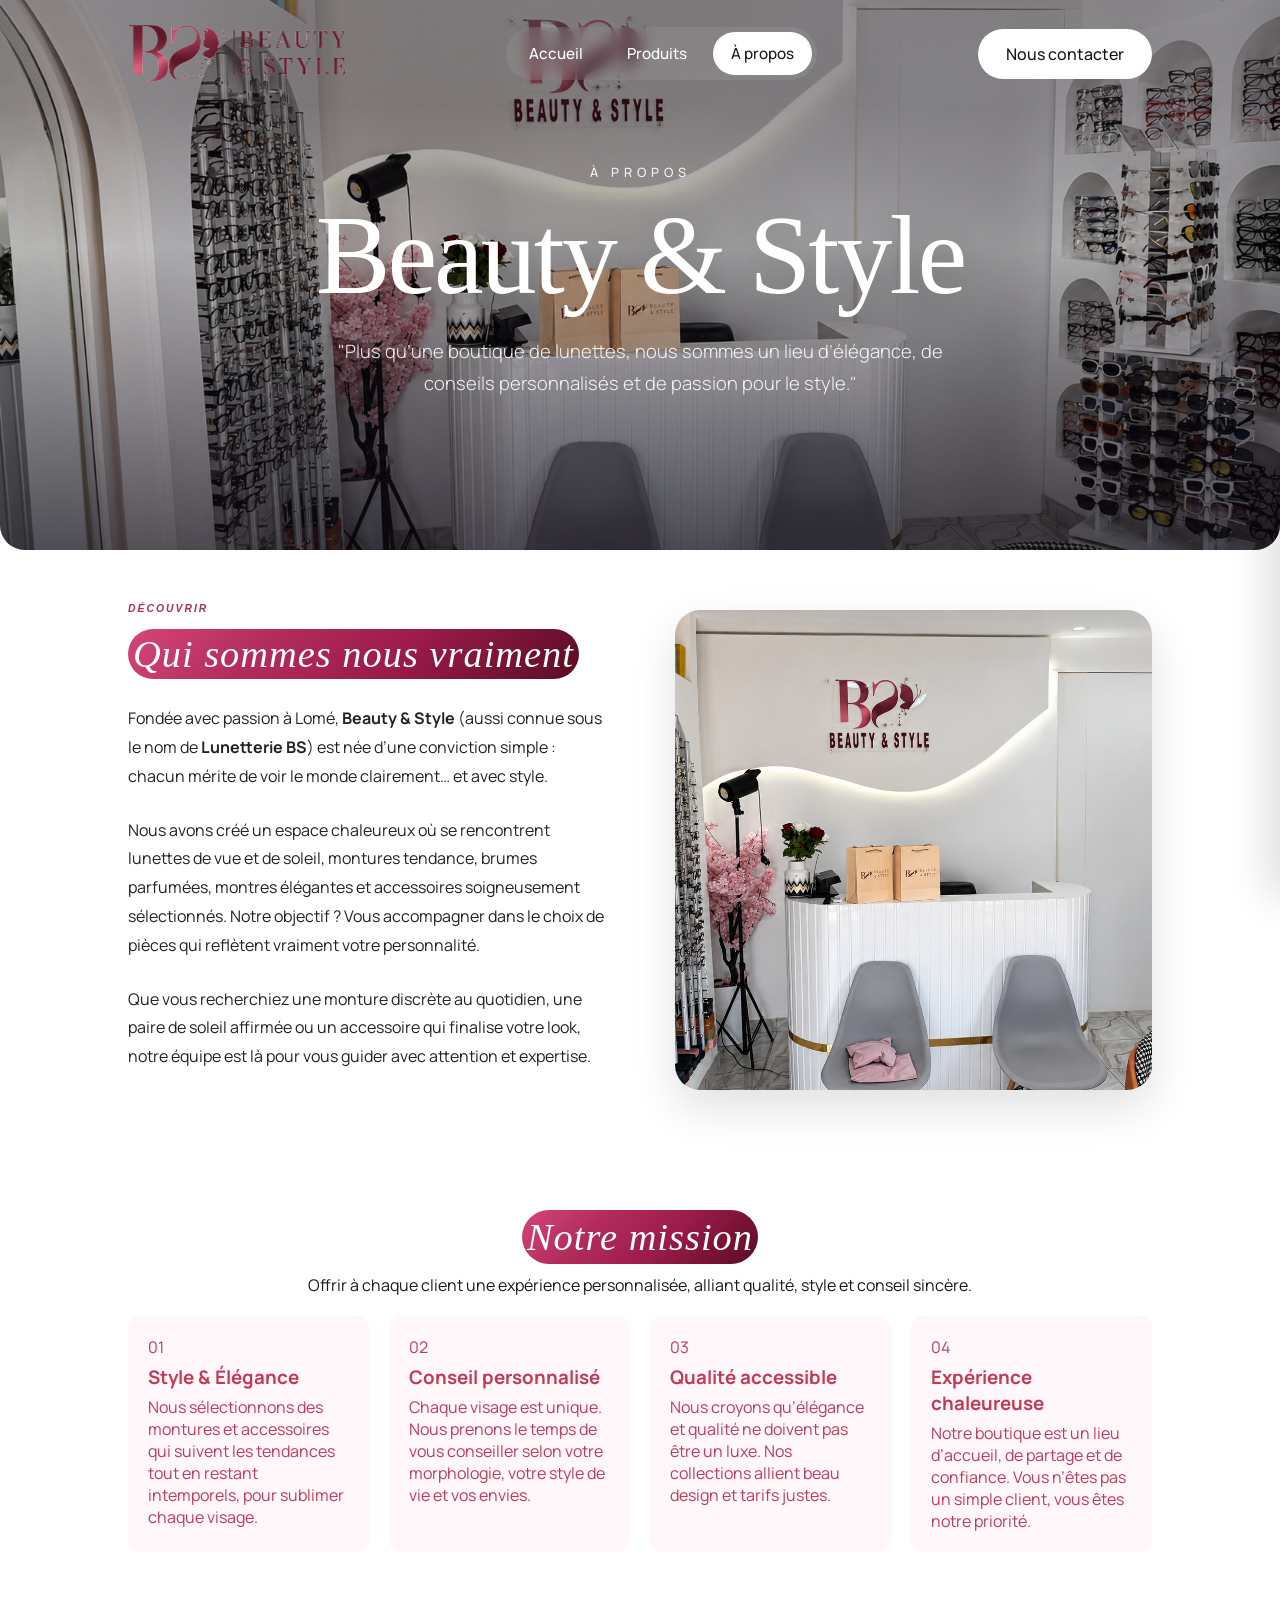
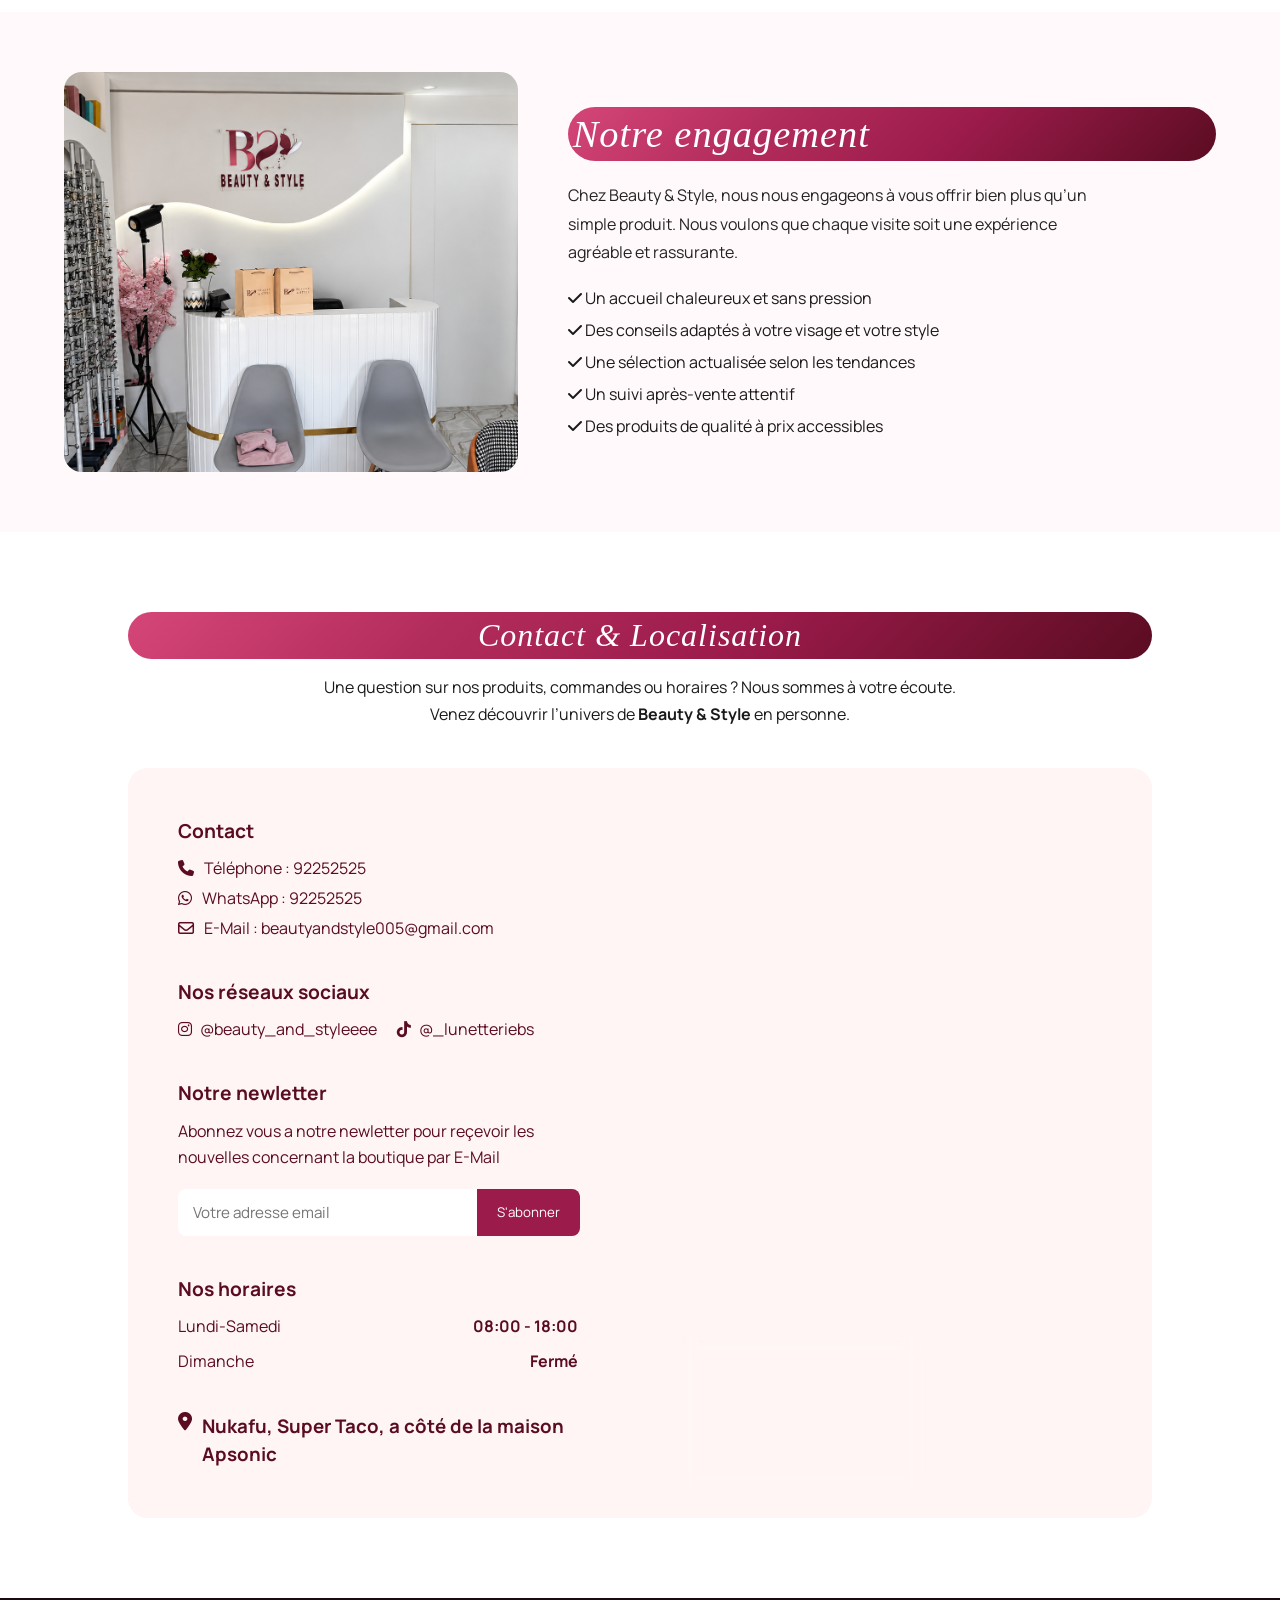
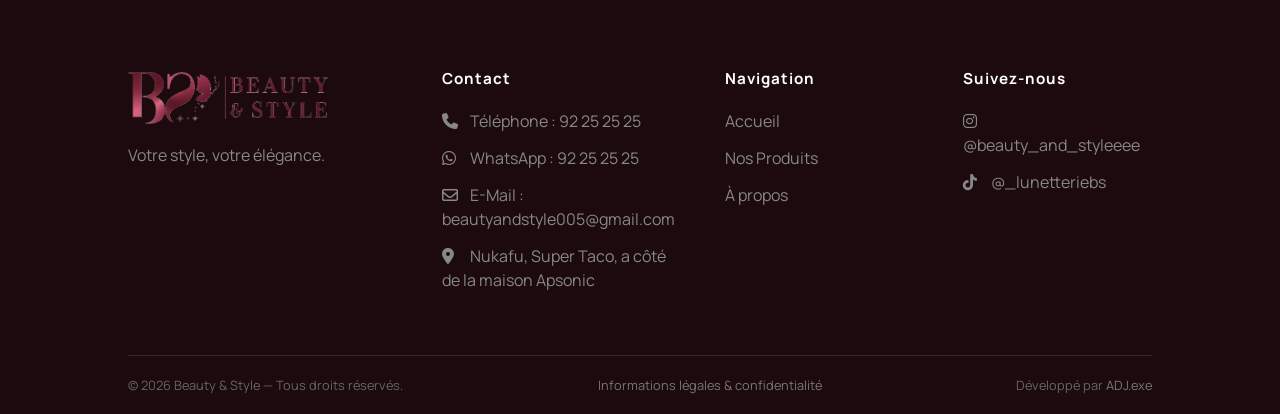
<file: apropos.html>
<!DOCTYPE html>
<html lang="fr">
<head>
    <meta charset="UTF-8">

    <meta name="viewport" content="width=device-width, initial-scale=1.0">

    <title>À propos de Beauty & Style | Lunetterie à Lomé</title>

    <meta
        name="description"
        content="Découvrez Beauty & Style, boutique de lunetterie et accessoires de beauté à Lomé. Notre univers : montures tendance, lunettes de soleil, montres, brumes parfumées et accessoires."
    >

    <meta name="robots" content="index, follow">

    <meta name="author" content="Beauty & Style">

    <meta name="language" content="fr">

    <meta name="geo.region" content="TG-M">
    <meta name="geo.placename" content="Lomé">

    <!-- URL canonique -->
    <link
        rel="canonical"
        href="https://beauty-style.pages.dev/apropos.html"
    >

    <!-- Favicon -->
    <link
        rel="icon"
        href="images/assets-images/logo-bs.jpg"
        type="image/jpeg"
    >

    <!-- Font Awesome -->
    <link
        rel="stylesheet"
        href="https://cdnjs.cloudflare.com/ajax/libs/font-awesome/6.5.2/css/all.min.css"
    >

    <!-- Google Fonts -->
    <link rel="preconnect" href="https://fonts.googleapis.com">
    <link
        rel="preconnect"
        href="https://fonts.gstatic.com"
        crossorigin
    >

    <link
        href="https://fonts.googleapis.com/css2?family=Allura&display=swap"
        rel="stylesheet"
    >

    <!-- Open Graph -->
    <meta property="og:type" content="website">

    <meta
        property="og:title"
        content="À propos de Beauty & Style | Lunetterie à Lomé"
    >

    <meta
        property="og:description"
        content="Découvrez l'univers de Beauty & Style, boutique de lunetterie et accessoires de beauté à Lomé."
    >

    <meta
        property="og:url"
        content="https://beauty-style.pages.dev/apropos.html"
    >

    <meta
        property="og:image"
        content="https://beauty-style.pages.dev/images/assets-images/logo-bs.jpg"
    >

    <meta
        property="og:site_name"
        content="Beauty & Style"
    >

    <meta
        property="og:locale"
        content="fr_TG"
    >

    <!-- Twitter / X -->
    <meta
        name="twitter:card"
        content="summary_large_image"
    >

    <meta
        name="twitter:title"
        content="À propos de Beauty & Style | Lunetterie à Lomé"
    >

    <meta
        name="twitter:description"
        content="Découvrez l'univers de Beauty & Style, boutique de lunetterie et accessoires de beauté à Lomé."
    >

    <meta
        name="twitter:image"
        content="https://beauty-style.pages.dev/images/assets-images/logo-bs.jpg"
    >

    <!-- CSS -->
    <link rel="stylesheet" href="apropos.css">

</head>
<body>
    <div class="transition">
        
            <div class="image-transition"></div>
        
    </div>
    <main>
        <header>
            <section class="header-layout">
                <a href="index.html" class="logo"></a>
                <nav>
                    <a href="index.html" >Accueil</a>
                    <a href="produits.html">Produits</a>
                    <a href="apropos.html" class="now">À propos</a>
                </nav>
                <a  class="btn contact">Nous contacter</a>
                <button class="menu-b">☰</button>
            </section>
        </header>

        <aside class="sidebar">
            <button class="close-btn">
                ✕
            </button>

            <nav>
                <a href="index.html" >Accueil</a>
                <a href="produits.html">Produits</a>
                <a href="apropos.html" class="now">À propos</a>
                <a  class="btn-contact">Nous contacter</a>
            </nav>
        </aside>

        <section class="hero">
            <div class="hero-overlay"></div>

            <div class="hero-content">
                <p class="hero-subtitle">À propos</p>
                <h1 class="hero-title">Beauty & Style</h1>
                <p class="hero-description">
                "Plus qu’une boutique de lunettes, nous sommes un lieu d’élégance, de conseils personnalisés et de passion pour le style."
                </p>
            </div>
        </section>

        <section class="us-section">
            <section class="us-layout">
                <section class="text-side">
                    <h2 class="title title-us">Qui sommes nous vraiment</h2>
                    <p>
                        Fondée avec passion à Lomé, <strong>Beauty & Style</strong> (aussi connue sous le nom de 
                        <strong>Lunetterie BS</strong>) est née d’une conviction simple : 
                        chacun mérite de voir le monde clairement… et avec style.
                    </p>
                    <p>
                        Nous avons créé un espace chaleureux où se rencontrent lunettes de vue et de soleil, 
                        montures tendance, brumes parfumées, montres élégantes et accessoires soigneusement sélectionnés. 
                        Notre objectif ? Vous accompagner dans le choix de pièces qui reflètent vraiment votre personnalité.
                    </p>
                    <p>
                        Que vous recherchiez une monture discrète au quotidien, une paire de soleil affirmée 
                        ou un accessoire qui finalise votre look, notre équipe est là pour vous guider 
                        avec attention et expertise.
                    </p>
                </section>
                <section class="image-us"></section>
            </section>
        </section>

        <section class="modal-contact">
            <section class="contact-modal-container">
                <button class="btnFc">✕</button>
                <h3>Contact rapide</h3>

                <div class="modal-info-container">
                    <a href="https://wa.me/22892252525" target="_blank" class="contact-rw"><i class="fa-brands fa-whatsapp"></i> 92 25 25 25</a>
                    <a href="tel:+22892252525" target="_blank" class="contact-rt"><i class="fa-solid fa-phone"></i> 92 25 25 25</a>
                    <a href="https://www.instagram.com/beauty_and_styleeee/" target="_blank" class="contact-ri"><i class="fa-brands fa-instagram"></i> @beauty_and_styleeee</a>
                    <a href="https://www.tiktok.com/@_lunetteriebs" target="_blank" class="contact-rti"><i class="fa-brands fa-tiktok"></i> @_lunetteriebs</a>
                </div>
            </section>
        </section>

        <section class="mission-section">
            <section class="mission-layout">
                <div class="mms">
                    <h2 class="title title-mission">Notre mission</h2>
                    <p class="mission-intro">
                        Offrir à chaque client une expérience personnalisée, alliant qualité, style et conseil sincère.
                    </p>
                </div>
                

                <div class="mission-cards">
                    <article class="mission-card">
                        <div class="mission-number">01</div>
                        <h3>Style & Élégance</h3>
                        <p>
                            Nous sélectionnons des montures et accessoires qui suivent les tendances 
                            tout en restant intemporels, pour sublimer chaque visage.
                        </p>
                    </article>

                    <article class="mission-card">
                        <div class="mission-number">02</div>
                        <h3>Conseil personnalisé</h3>
                        <p>
                            Chaque visage est unique. Nous prenons le temps de vous conseiller 
                            selon votre morphologie, votre style de vie et vos envies.
                        </p>
                    </article>

                    <article class="mission-card">
                        <div class="mission-number">03</div>
                        <h3>Qualité accessible</h3>
                        <p>
                            Nous croyons qu’élégance et qualité ne doivent pas être un luxe. 
                            Nos collections allient beau design et tarifs justes.
                        </p>
                    </article>

                    <article class="mission-card">
                        <div class="mission-number">04</div>
                        <h3>Expérience chaleureuse</h3>
                        <p>
                            Notre boutique est un lieu d’accueil, de partage et de confiance. 
                            Vous n’êtes pas un simple client, vous êtes notre priorité.
                        </p>
                    </article>
                </div>
            </section>
        </section>

        <section class="engagement-section">
            <section class="engagement-layout">
                <div class="engagement-image"></div>
                <section class="engagement-text">
                    <h2 class="title-engagement title">Notre engagement</h2>
                    <p>
                        Chez Beauty & Style, nous nous engageons à vous offrir bien plus qu’un simple produit. 
                        Nous voulons que chaque visite soit une expérience agréable et rassurante.
                    </p>
                    <ul class="engagement-list">
                        <li><i class="fa-solid fa-check"></i> Un accueil chaleureux et sans pression</li>
                        <li><i class="fa-solid fa-check"></i> Des conseils adaptés à votre visage et votre style</li>
                        <li><i class="fa-solid fa-check"></i> Une sélection actualisée selon les tendances</li>
                        <li><i class="fa-solid fa-check"></i> Un suivi après-vente attentif</li>
                        <li><i class="fa-solid fa-check"></i> Des produits de qualité à prix accessibles</li>
                    </ul>
                </section>
            </section>
        </section>

        
        <section class="contact-section">
            <section class="contact-layout">
                <div class="contact-title">
                    <h2 class="title-contact title ">Contact & Localisation</h2>
                    <p>Une question sur nos produits, commandes ou horaires ? Nous sommes à votre écoute. <br>Venez découvrir l’univers de <strong>Beauty & Style</strong> en personne.</p>
                </div>

                <section class="container-contact">
                    <section class="cleft-side">
                    
                       <div class="contact-div">
                            <h3>Contact</h3>

                            <div class="contact-content">
                                <a href="tel:+22892252525">     <i class="fa-solid fa-phone"></i>   Téléphone : 92252525</a>
                                <a href="https://wa.me/22892252525">    <i class="fa-brands fa-whatsapp"></i>   WhatsApp : 92252525</a>
                                <a href="mailto:beautyandstyle005@gmail.com">  <i class="fa-regular fa-envelope"></i>  E-Mail : beautyandstyle005@gmail.com</a>
                            </div>
                        </div>

                        <div class="reseaux-div">
                            <h3>Nos réseaux sociaux</h3>

                            <div class="reseaux-content">
                                <a href="https://www.instagram.com/beauty_and_styleeee/" target="_blank">    <i class="fa-brands fa-instagram"></i>  @beauty_and_styleeee</a>
                                <a href="https://www.tiktok.com/@_lunetteriebs" target="_blank">    <i class="fa-brands fa-tiktok"></i> @_lunetteriebs</a>
                            </div>
                        </div>

                        <div class="newletters-div">
                            <h3>Notre newletter</h3>

                            <p>Abonnez vous a notre newletter pour reçevoir les nouvelles concernant la boutique par E-Mail</p>

                            <form id="sib-form" method="POST"
                                action="https://476f68de.sibforms.com/serve/[base64]"
                                data-type="subscription">
                                <input type="email"
                                    id="EMAIL"
                                    name="EMAIL"
                                    placeholder="Votre adresse email"
                                    autocomplete="off"
                                    required>
                                <input form="sib-form"
                                    class="sib-form-block__button sib-form-block__button-with-loader"
                                    value="S'abonner" type="submit">

                                


                            </form>
                        </div>

                        <div class="horaire-div">
                            <h3>Nos horaires</h3>

                            <p>Lundi-Samedi <strong>08:00 - 18:00</strong></p>
                            
                            <p>Dimanche <strong>Fermé</strong></p>
                            
                        </div>

                        <h3><a href="#">    <i class="fa-solid fa-location-dot"></i> Nukafu, Super Taco, a côté de la maison Apsonic</a></h3>

                    </section>

                    <section class="cright-side">
                        <div class="map-container">
                            <iframe
                                src="https://www.google.com/maps?q=6.1517158,1.2382965&z=18&output=embed"
                                width="100%"
                                height="450"
                                style="border:0;"
                                allowfullscreen=""
                                loading="lazy"
                                referrerpolicy="no-referrer-when-downgrade">
                            </iframe>

                            <div class="location-card">

                                <div class="icon">

                                    <i class="fa-solid fa-location-dot"></i>

                                </div>


                                <h4>
                                    Retrouvez-nous
                                </h4>


                                <p>

                                    Nukafu, Super Taco,<br>

                                    à côté de la maison Apsonic

                                </p>


                                <a href="https://www.google.com/maps/dir/?api=1&destination=6.1517158%2C1.2382965" target="_blank">

                                    Voir l'itinéraire
                                    <i class="fa-solid fa-arrow-right"></i>

                                </a>

                            </div>
                        </div>
                    </section>
                </section>

            </section>
        </section>

        <footer>
            <div class="footer-layout">
                <div class="footer-content brand">
                    <a href="#" class="footer-logo"></a>

                    <p>
                        Votre style, votre élégance.
                    </p>
                </div>

                <div class="footer-content f-contact">
                    <h3>Contact</h3>
                    <a href="tel:+22892252525" target="_blank">     <i class="fa-solid fa-phone"></i>   Téléphone : 92 25 25 25</a>
                    <a href="https://wa.me/22892252525" target="_blank">    <i class="fa-brands fa-whatsapp"></i>   WhatsApp : 92 25 25 25</a>
                    <a href="mailto:beautyandstyle005@gmail.com" target="_blank">  <i class="fa-regular fa-envelope"></i>  E-Mail : beautyandstyle005@gmail.com</a>
                    <a href="https://maps.app.goo.gl/gKyPUTskcTfvd9dEA" target="_blank">    <i class="fa-solid fa-location-dot"></i> Nukafu, Super Taco, a côté de la maison Apsonic</a>
                </div>

                <div class="footer-content navigation">
                    <h3>Navigation</h3>
                    <a href="index.html">Accueil</a>
                    <a href="produits.html">Nos Produits</a>
                    <a href="apropos.html">À propos</a>
                </div>
                
                <div class="footer-content f-reseaux">
                    <h3>Suivez-nous</h3>
                    <a href="https://www.instagram.com/beauty_and_styleeee/" target="_blank">    <i class="fa-brands fa-instagram"></i> @beauty_and_styleeee</a>
                    <a href="https://www.tiktok.com/@_lunetteriebs" target="_blank">    <i class="fa-brands fa-tiktok"></i> @_lunetteriebs
</a>
                </div>
            </div>
            <div class="footer-bottom">
                <p>© 2026 Beauty & Style — Tous droits réservés.</p>
                <a href="politique.html">
                    Informations légales & confidentialité
                </a>
                <p>Développé par <a href="https://wa.me/22899723984">ADJ.exe</a></p>
            </div>
        </footer>
    </main>
    <script src="apropos.js"></script>
</body>
</html>
</file>
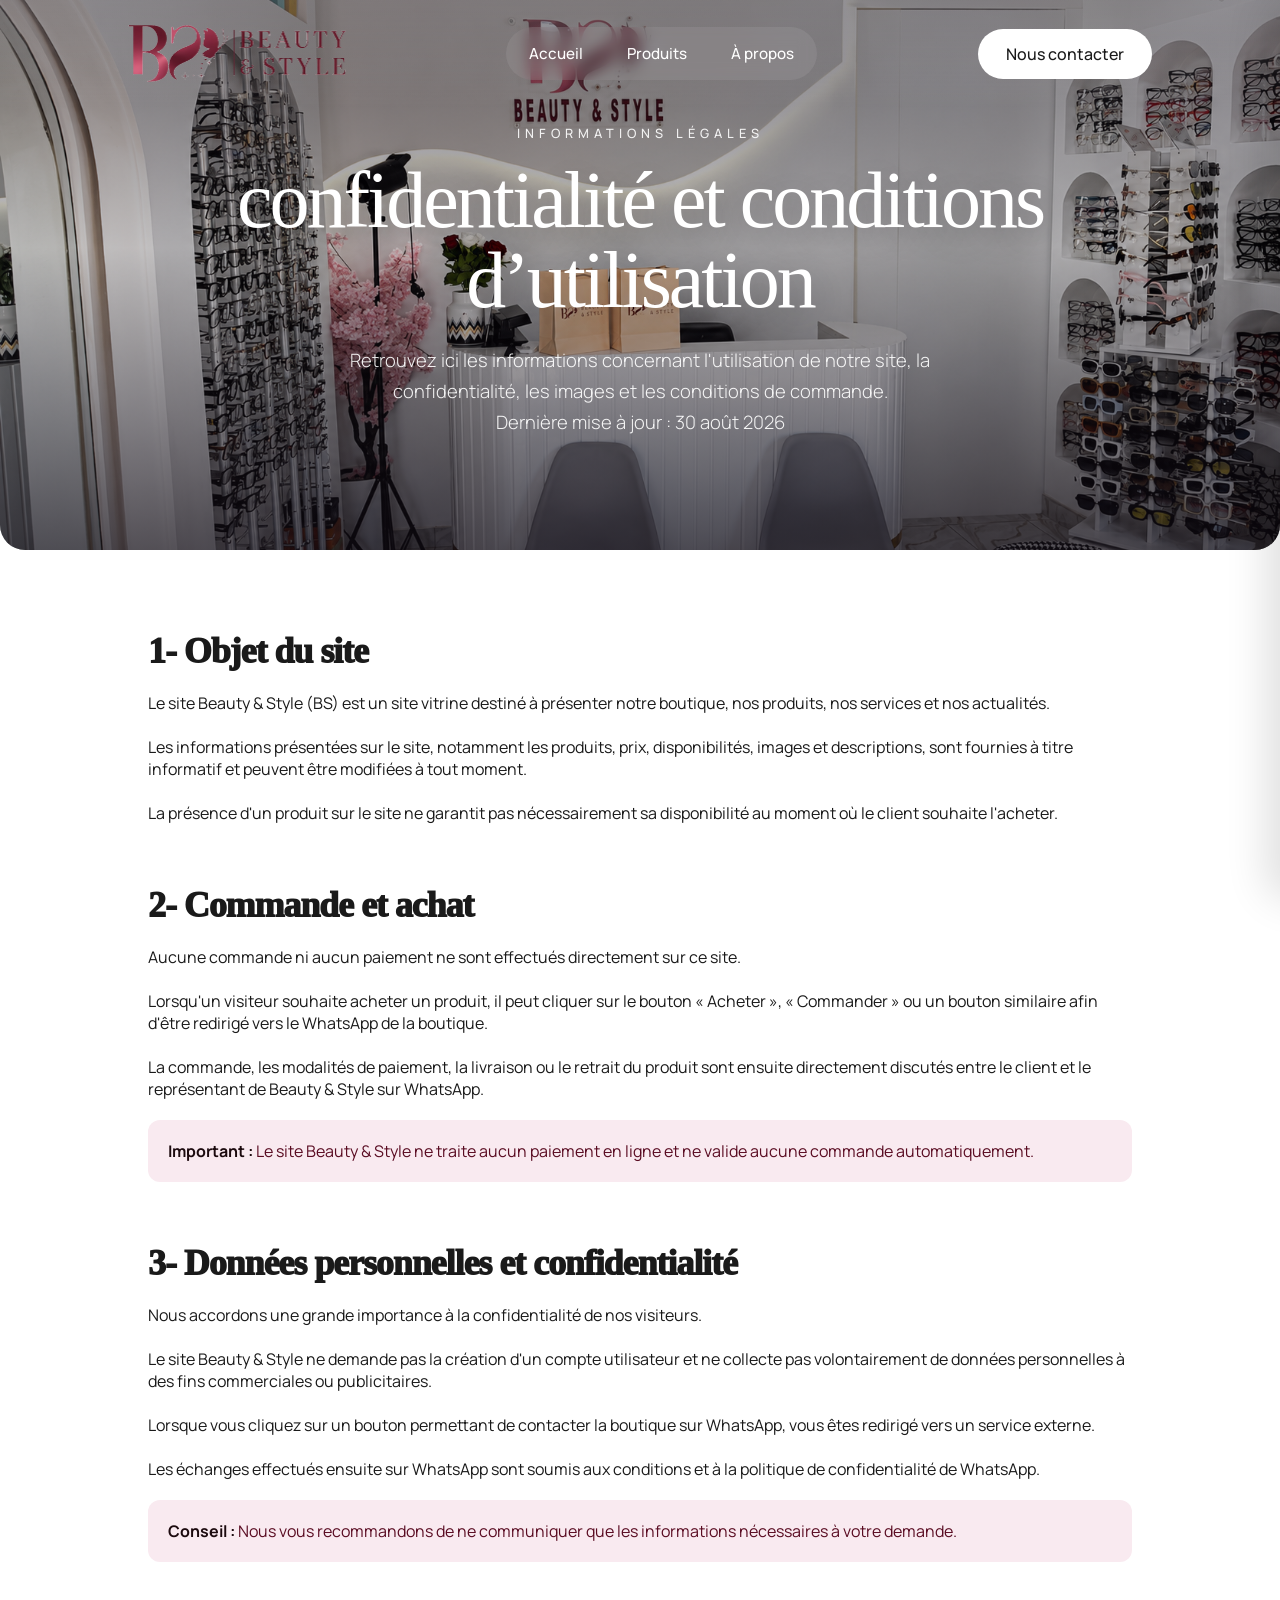
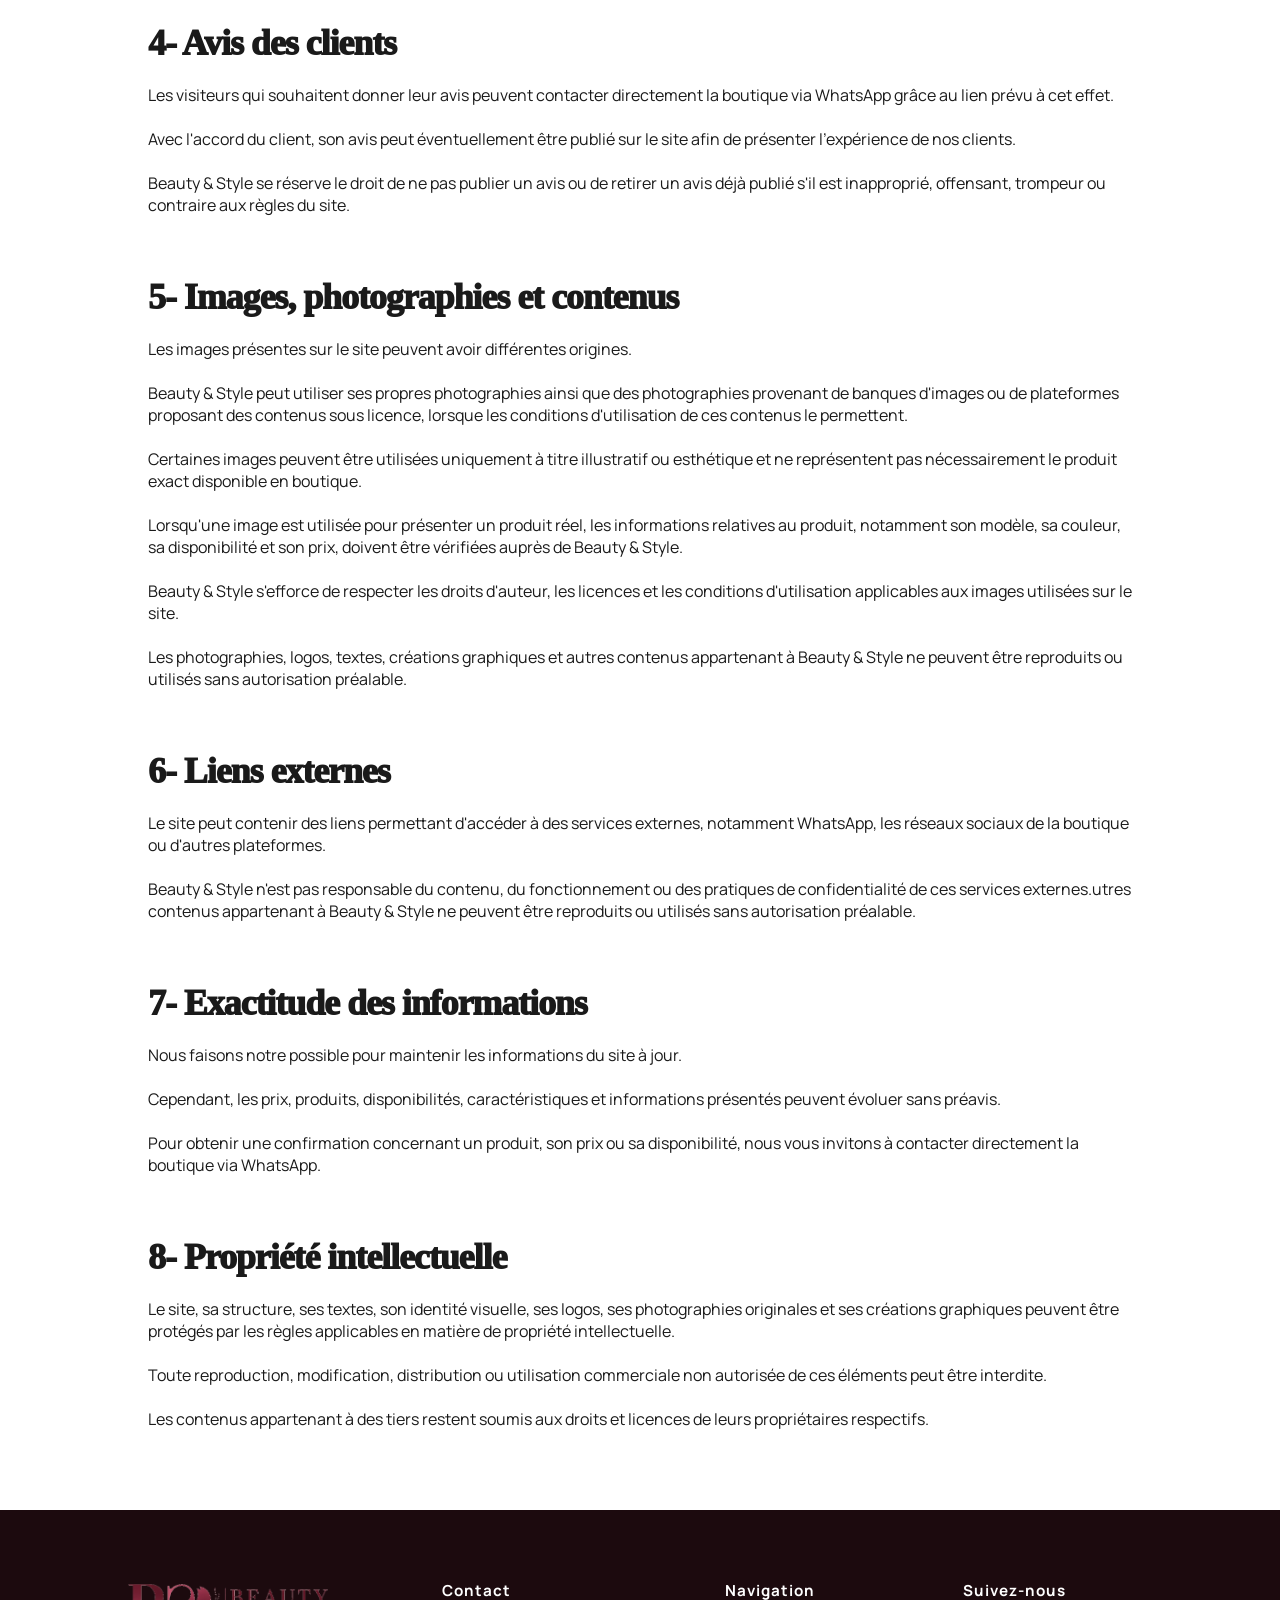
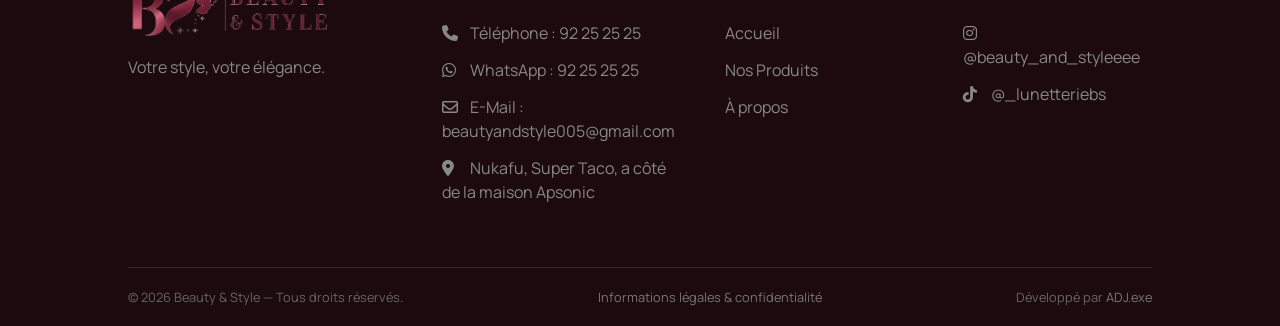
<file: politique.html>
<!DOCTYPE html>
<html lang="fr">
<head>
    <meta charset="UTF-8">

    <meta name="viewport" content="width=device-width, initial-scale=1.0">

    <title>Politique de confidentialité | Beauty & Style</title>

    <meta
        name="description"
        content="Consultez la politique de confidentialité de Beauty & Style et découvrez comment vos informations sont utilisées lors de votre navigation et de vos échanges avec la boutique."
    >

    <meta name="robots" content="index, follow">

    <meta name="author" content="Beauty & Style">

    <meta name="language" content="fr">

    <link
        rel="canonical"
        href="https://beauty-style.pages.dev/politique.html"
    >

    <link
        rel="icon"
        href="images/assets-images/logo-bs.jpg"
        type="image/jpeg"
    >

    <link
        rel="stylesheet"
        href="https://cdnjs.cloudflare.com/ajax/libs/font-awesome/6.5.2/css/all.min.css"
    >

    <link rel="preconnect" href="https://fonts.googleapis.com">
    <link
        rel="preconnect"
        href="https://fonts.gstatic.com"
        crossorigin
    >

    <link
        href="https://fonts.googleapis.com/css2?family=Allura&display=swap"
        rel="stylesheet"
    >

    <!-- Open Graph -->
    <meta property="og:type" content="website">

    <meta
        property="og:title"
        content="Politique de confidentialité | Beauty & Style"
    >

    <meta
        property="og:description"
        content="Consultez la politique de confidentialité de Beauty & Style."
    >

    <meta
        property="og:url"
        content="https://beauty-style.pages.dev/politique.html"
    >

    <meta
        property="og:site_name"
        content="Beauty & Style"
    >

    <meta property="og:locale" content="fr_TG">

    <!-- CSS -->
    <link rel="stylesheet" href="politique.css">
</head>
<body>
    <div class="transition">
        
            <div class="image-transition"></div>
        
    </div>
    <main>
        <header>
            <section class="header-layout">
                <a href="index.html" class="logo"></a>
                <nav>
                    <a href="index.html" >Accueil</a>
                    <a href="produits.html">Produits</a>
                    <a href="apropos.html" >À propos</a>
                </nav>
                <a  class="btn contact">Nous contacter</a>
                <button class="menu-b">☰</button>
            </section>
        </header>

        <aside class="sidebar">
            <button class="close-btn">
                ✕
            </button>

            <nav>
                <a href="index.html" >Accueil</a>
                <a href="produits.html">Produits</a>
                <a href="apropos.html" >À propos</a>
                <a  class="btn-contact">Nous contacter</a>
            </nav>
        </aside>

        <section class="hero">
            <div class="hero-overlay"></div>

            <div class="hero-content">
                <p class="hero-subtitle">Informations légales</p>
                <h1 class="hero-title">confidentialité et conditions d’utilisation</h1>
                <p class="hero-description">
                Retrouvez ici les informations concernant l'utilisation de notre site, la confidentialité, les images et les conditions de commande. <br>
                    Dernière mise à jour : 30 août 2026
                </p>
            </div>
        </section>

        <section class="main-section">
            <section class="main-layout">
                <section class="paragraphe p1">
                    <h2 class="title left">1- Objet du site</h2>
                    <p>
                        Le site Beauty & Style (BS) est un site vitrine destiné à présenter notre boutique, nos produits, nos services et nos actualités. <br><br>

                        Les informations présentées sur le site, notamment les produits, prix, disponibilités, images et descriptions, sont fournies à titre informatif et peuvent être modifiées à tout moment. <br><br>

                        La présence d'un produit sur le site ne garantit pas nécessairement sa disponibilité au moment où le client souhaite l'acheter.
                    </p>
                </section>

                <section class="paragraphe p2">
                    <h2 class="title left">2- Commande et achat</h2>
                    <p>
                        Aucune commande ni aucun paiement ne sont effectués directement sur ce site. <br><br>

                        Lorsqu'un visiteur souhaite acheter un produit, il peut cliquer sur le bouton « Acheter », « Commander » ou un bouton similaire afin d'être redirigé vers le WhatsApp de la boutique. <br><br>

                        La commande, les modalités de paiement, la livraison ou le retrait du produit sont ensuite directement discutés entre le client et le représentant de Beauty & Style sur WhatsApp.
                    </p>

                    <div class="important">
                        <p><strong class="texte-important">Important : </strong>Le site Beauty & Style ne traite aucun paiement en ligne et ne valide aucune commande automatiquement.</p>
                    </div>
                </section>

                <section class="paragraphe p3">
                    <h2 class="title left">3- Données personnelles et confidentialité</h2>
                    <p>
                        Nous accordons une grande importance à la confidentialité de nos visiteurs. <br><br>

                        Le site Beauty & Style ne demande pas la création d'un compte utilisateur et ne collecte pas volontairement de données personnelles à des fins commerciales ou publicitaires. <br><br>

                        Lorsque vous cliquez sur un bouton permettant de contacter la boutique sur WhatsApp, vous êtes redirigé vers un service externe. <br><br>

                        Les échanges effectués ensuite sur WhatsApp sont soumis aux conditions et à la politique de confidentialité de WhatsApp.
                    </p>

                    <div class="important">
                        <p><strong class="texte-important">Conseil : </strong>Nous vous recommandons de ne communiquer que les informations nécessaires à votre demande.</p>
                    </div>
                </section>

                <section class="paragraphe p4">
                    <h2 class="title left">4- Avis des clients</h2>
                    <p>
                        Les visiteurs qui souhaitent donner leur avis peuvent contacter directement la boutique via WhatsApp grâce au lien prévu à cet effet. <br><br>

                        Avec l'accord du client, son avis peut éventuellement être publié sur le site afin de présenter l'expérience de nos clients. <br><br>

                        Beauty & Style se réserve le droit de ne pas publier un avis ou de retirer un avis déjà publié s'il est inapproprié, offensant, trompeur ou contraire aux règles du site.
                    </p>
                </section>

                <section class="paragraphe p5">
                    <h2 class="title left">5- Images, photographies et contenus</h2>
                    <p>
                        Les images présentes sur le site peuvent avoir différentes origines. <br><br>

                        Beauty & Style peut utiliser ses propres photographies ainsi que des photographies provenant de banques d'images ou de plateformes proposant des contenus sous licence, lorsque les conditions d'utilisation de ces contenus le permettent. <br><br>

                        Certaines images peuvent être utilisées uniquement à titre illustratif ou esthétique et ne représentent pas nécessairement le produit exact disponible en boutique. <br><br>

                        Lorsqu'une image est utilisée pour présenter un produit réel, les informations relatives au produit, notamment son modèle, sa couleur, sa disponibilité et son prix, doivent être vérifiées auprès de Beauty & Style. <br><br>

                        Beauty & Style s'efforce de respecter les droits d'auteur, les licences et les conditions d'utilisation applicables aux images utilisées sur le site. <br><br>

                        Les photographies, logos, textes, créations graphiques et autres contenus appartenant à Beauty & Style ne peuvent être reproduits ou utilisés sans autorisation préalable.
                    </p>
                </section>

                <section class="paragraphe p6">
                    <h2 class="title left">6- Liens externes</h2>
                    <p>
                        Le site peut contenir des liens permettant d'accéder à des services externes, notamment WhatsApp, les réseaux sociaux de la boutique ou d'autres plateformes. <br><br>

                        Beauty & Style n'est pas responsable du contenu, du fonctionnement ou des pratiques de confidentialité de ces services externes.utres contenus appartenant à Beauty & Style ne peuvent être reproduits ou utilisés sans autorisation préalable.
                    </p>
                </section>

                <section class="paragraphe p7">
                    <h2 class="title left">7- Exactitude des informations</h2>
                    <p>
                        Nous faisons notre possible pour maintenir les informations du site à jour. <br><br>

                        Cependant, les prix, produits, disponibilités, caractéristiques et informations présentés peuvent évoluer sans préavis. <br><br>

                        Pour obtenir une confirmation concernant un produit, son prix ou sa disponibilité, nous vous invitons à contacter directement la boutique via WhatsApp.
                    </p>
                </section>

                <section class="paragraphe p8">
                    <h2 class="title left">8- Propriété intellectuelle</h2>
                    <p>
                        Le site, sa structure, ses textes, son identité visuelle, ses logos, ses photographies originales et ses créations graphiques peuvent être protégés par les règles applicables en matière de propriété intellectuelle. <br><br>

                        Toute reproduction, modification, distribution ou utilisation commerciale non autorisée de ces éléments peut être interdite. <br><br>

                        Les contenus appartenant à des tiers restent soumis aux droits et licences de leurs propriétaires respectifs.
                    </p>
                </section>
            </section>
        </section>


        <section class="modal-contact">
            <section class="contact-modal-container">
                <button class="btnFc">✕</button>
                <h3>Contact rapide</h3>

                <div class="modal-info-container">
                    <a href="https://wa.me/22892252525" target="_blank" class="contact-rw"><i class="fa-brands fa-whatsapp"></i> 92 25 25 25</a>
                    <a href="tel:+22892252525" target="_blank" class="contact-rt"><i class="fa-solid fa-phone"></i> 92 25 25 25</a>
                    <a href="https://www.instagram.com/beauty_and_styleeee/" target="_blank" class="contact-ri"><i class="fa-brands fa-instagram"></i> @beauty_and_styleeee</a>
                    <a href="https://www.tiktok.com/@_lunetteriebs" target="_blank" class="contact-rti"><i class="fa-brands fa-tiktok"></i> @_lunetteriebs</a>
                </div>
            </section>
        </section>



        <footer>
            <div class="footer-layout">
                <div class="footer-content brand">
                    <a href="#" class="footer-logo"></a>

                    <p>
                        Votre style, votre élégance.
                    </p>
                </div>

                <div class="footer-content f-contact">
                    <h3>Contact</h3>
                    <a href="tel:+22892252525" target="_blank">     <i class="fa-solid fa-phone"></i>   Téléphone : 92 25 25 25</a>
                    <a href="https://wa.me/22892252525" target="_blank">    <i class="fa-brands fa-whatsapp"></i>   WhatsApp : 92 25 25 25</a>
                    <a href="mailto:beautyandstyle005@gmail.com" target="_blank">  <i class="fa-regular fa-envelope"></i>  E-Mail : beautyandstyle005@gmail.com</a>
                    <a href="https://maps.app.goo.gl/gKyPUTskcTfvd9dEA" target="_blank">    <i class="fa-solid fa-location-dot"></i> Nukafu, Super Taco, a côté de la maison Apsonic</a>
                </div>

                <div class="footer-content navigation">
                    <h3>Navigation</h3>
                    <a href="index.html">Accueil</a>
                    <a href="produits.html">Nos Produits</a>
                    <a href="apropos.html">À propos</a>
                </div>
                
                <div class="footer-content f-reseaux">
                    <h3>Suivez-nous</h3>
                    <a href="https://www.instagram.com/beauty_and_styleeee/" target="_blank">    <i class="fa-brands fa-instagram"></i> @beauty_and_styleeee</a>
                    <a href="https://www.tiktok.com/@_lunetteriebs" target="_blank">    <i class="fa-brands fa-tiktok"></i> @_lunetteriebs
</a>
                </div>
            </div>
            <div class="footer-bottom">
                <p>© 2026 Beauty & Style — Tous droits réservés.</p>
                <a href="politique.html">
                    Informations légales & confidentialité
                </a>
                <p>Développé par <a href="https://wa.me/22899723984">ADJ.exe</a></p>
            </div>
        </footer>
    </main>
    
    <script src="politique.js"></script>
</body>
</html>
</file>
<file: apropos.css>
@import url('https://fonts.googleapis.com/css2?family=Manrope:wght@400;500;600;700&display=swap');
/* =========================================================
   RESET
========================================================= */

* {
    margin: 0;
    padding: 0;
    box-sizing: border-box;
}

:root {
    --primary: #b32d5c;
    --primary-dark: #5a0c22;
    --primary-light: #d54678;

    --text: #1a1a1a;
    --text-light: #232323;

    --white: #fff;
    --black: #111;
    --light: #fafafa;
    --border: #e9e9e9;

    --container: 80%;
    --max-width: 1400px;

    --radius: 18px;
    --radius-pill: 50px;

    --shadow: 0 8px 30px rgba(0, 0, 0, 0.07);
    --shadow-hover: 0 18px 45px rgba(0, 0, 0, 0.12);

    --gradient:
        linear-gradient(
            135deg,
            #d54678 0%,
            #b32d5c 30%,
            #9b1b4a 60%,
            #5a0c22 100%
        );
}

html {
    scroll-behavior: smooth;
}

body {
    font-family:'Trebuchet MS', 'Lucida Sans Unicode', 'Lucida Grande', 'Lucida Sans', Arial, sans-serif;
    color: var(--text);
    background: var(--white);
    overflow-x: hidden;
}

a {
    color: inherit;
}

button,
a {
    -webkit-tap-highlight-color: transparent;
    cursor: pointer;
}
/* =========================================================
   transition 
========================================================= */

.transition{
    position: fixed;
    inset: 0;
    z-index: 9999;

    display: flex;
    justify-content: center;
    align-items: center;

    background-color: var(--white);

    transition: all 1.2s ease;
}

.image-transition{
    width: 300px;
    height: 300px;

    background-image: url("images/assets-images/logo-complet-bs.png");
    background-size: contain;
    background-repeat: no-repeat;
    background-position: left center;
    

    animation: apparition 1.5s ease;
}

.transition.hide{
    opacity: 0;
    visibility: hidden;
}


@keyframes apparition {
    from{
        opacity: 0;
    }
    to{
        opacity: 1;
    }
}

/* =========================================================
   HEADER
========================================================= */

header {
    position: sticky;
    top: 0;
    z-index: 1000;

    width: 100%;
    height: 12vh;
    min-height: 75px;

    display: flex;
    justify-content: center;
    align-items: center;

    background: linear-gradient(
        to bottom,
        rgba(255, 255, 255, 0.18),
        rgba(255, 255, 255, 0)
    );

    transition:
        background 0.4s ease,
        box-shadow 0.4s ease,
        backdrop-filter 0.4s ease,
        border-radius 0.4s ease,
        height  0.4s ease;

}

header.scrolled {
    background: rgba(255, 255, 255, 0.92);
    backdrop-filter: blur(18px);
    box-shadow: 0 5px 25px rgba(0, 0, 0, 0.08);
    border-radius: 0px 0px 25px 25px;
    height: 10vh;
}

.header-layout {
    width: var(--container);
    max-width: var(--max-width);
    height: 80%;

    display: flex;
    align-items: center;
    justify-content: space-between;
}


/* =========================================================
   LOGO
========================================================= */

.logo {
    width: clamp(150px, 17vw, 230px);
    height: 65px;

    display: block;

    background-image: url("images/assets-images/logo-complet-bs.png");
    background-size: contain;
    background-repeat: no-repeat;
    background-position: left center;

    transition: transform 0.3s ease;
}

.logo:hover {
    transform: scale(1.04);
}


/* =========================================================
   NAVIGATION
========================================================= */

header nav {
    display: flex;
    align-items: center;
    gap: 8px;

    padding: 5px;

    /* border: 1px solid rgba(255, 255, 255, 0.8); */
    border-radius: var(--radius-pill);

    background: rgba(255, 255, 255, 0.08);
    backdrop-filter: blur(8px);
}

header nav a {
    position: relative;

    padding: 11px 18px;

    border-radius: var(--radius-pill);

    color: white;
    text-decoration: none;

    font-size: 0.95rem;
    font-weight: 500;

    transition:
        color 0.3s ease,
        background 0.3s ease,
        transform 0.3s ease;
}

header nav a:hover {
    background: rgba(255, 255, 255, 0.9);
    color: var(--text);
}

header nav a.now {
    background: white;
    color: var(--text);
}

header.scrolled nav {
    border-color: #eee;
    background: #f8f8f8;
}

header.scrolled nav a {
    color: var(--text);
}

header.scrolled nav a.now {
    background: #f9eaf0;
    color: var(--primary-light);
}


/* =========================================================
   CONTACT BUTTON
========================================================= */

.contact {
    padding: 14px 28px;

    display: flex;
    justify-content: center;
    align-items: center;

    border-radius: var(--radius-pill);

    background: white;
    color: var(--text);

    text-decoration: none;
    font-weight: 500;

    transition:
        transform 0.3s ease,
        box-shadow 0.3s ease,
        background 0.3s ease,
        opacity 0.1s ease,
        color 0.3s ease;
}

.contact:hover {
    box-shadow: 0 10px 25px rgba(0, 0, 0, 0.13);
    transform: scale(1.075);
}

.contact:active {
    transform: scale(0.9);
    opacity: 0.5;
    box-shadow: 0 15px 30px rgba(0, 0, 0, 0.2);
}

header.scrolled .contact {
    background: var(--gradient);
    color: white;
}



/* =========================================================
   MOBILE MENU BUTTON
========================================================= */

.menu-b {
    display: none;

    width: 50px;
    height: 50px;

    border: none;
    border-radius: 50%;

    background: rgba(255, 255, 255, 0.15);
    color: white;

    font-size: 27px;
    cursor: pointer;

    transition:
        transform 0.3s ease,
        background 0.3s ease;
}

.menu-b:active {
    transform: scale(0.88);
}

header.scrolled .menu-b {
    background: #f2f2f2;
    color: var(--text);
}


/* =========================================================
   SIDEBAR MOBILE
========================================================= */

.sidebar {
    position: fixed;
    top: 0;
    right: 0;

    z-index: 2000;

    width: min(380px, 88%);
    height: 100vh;

    padding: 20px;

    display: flex;
    flex-direction: column;

    background: rgba(255, 255, 255, 0.97);
    backdrop-filter: blur(20px);

    box-shadow: -15px 0 40px rgba(0, 0, 0, 0.12);

    transform: translateX(100%);
    transition: transform 0.4s cubic-bezier(.77,0,.18,1);

    border-radius: 25px 0px 0px 25px;
}

.sidebar.active {
    transform: translateX(0);
}

.sidebar button {
    width: 45px;
    height: 45px;

    align-self: flex-end;

    border: none;
    border-radius: 50%;

    background: #f4f4f4;
    color: var(--text);

    font-size: 22px;
    cursor: pointer;

    transition:
        transform 0.3s ease,
        background 0.3s ease;
}

.sidebar button:hover {
    background: #eee;
}

.sidebar button:active {
    transform: rotate(90deg);
}

.sidebar nav {
    width: 100%;

    margin-top: 60px;

    display: flex;
    flex-direction: column;
    align-items: stretch;

    gap: 10px;
}

.sidebar nav a {
    padding: 15px;

    border-radius: 12px;

    color: var(--text);
    text-decoration: none;

    font-size: 1.1rem;
    font-weight: 500;

    transition:
        background 0.3s ease,
        color 0.3s ease,
        padding-left 0.3s ease;
}

.sidebar nav a:hover {
    background: #f8f8f8;
    padding-left: 22px;
}

.sidebar nav a.now {
    background: #f9eaf0;
    color: var(--primary);
}

.sidebar .btn-contact {
    margin-top: 20px;

    text-align: center;

    background: var(--gradient) !important;
    color: white !important;
}


/* =========================================================
   HERO
========================================================= */

.hero {
    position: relative;

    min-height: 550px;

    margin-top: -12vh;

    display: flex;
    justify-content: center;
    align-items: center;

    background-image:
        url("images/assets-images/hero-image-1.png");

    background-size: cover;
    background-position: center;
    background-repeat: no-repeat;

    color: white;
    text-align: center;

    overflow: hidden;

    border-radius: 0px 0px 25px 25px;
}

.hero-overlay {
    position: absolute;
    inset: 0;

    background:
        linear-gradient(
            to bottom,
            rgba(15, 10, 18, 0.55),
            rgba(15, 10, 18, 0.25) 45%,
            rgba(15, 10, 18, 0.7)
        );

    z-index: 1;
}

.hero-content {
    position: relative;
    z-index: 2;

    width: min(850px, 90%);
    padding-top: 50px;
}

.hero-subtitle {
    margin-bottom: 18px;

    font-size: 0.8rem;
    font-weight: 500;

    letter-spacing: 5px;
    text-transform: uppercase;

    opacity: 0.9;
}

.hero-title {
    margin-bottom: 25px;

    font-family:'Times New Roman', Times, serif;

    font-size: clamp(3.2rem, 9vw, 7rem);
    font-weight: 500;

    line-height: 1;

    letter-spacing: -3px;

    text-shadow: 0 10px 35px rgba(0, 0, 0, 0.2);
}

.hero-description {
    max-width: 650px;

    margin: 0 auto 38px;

    font-size: clamp(1rem, 2vw, 1.15rem);
    line-height: 1.7;

    font-weight: 300;

    opacity: 0.92;
}

.hero-btns {
    display: flex;
    justify-content: center;
    align-items: center;
    gap: 12px;
}

.hero-btn {
    padding: 16px 30px;

    border-radius: var(--radius-pill);

    background: white;
    color: var(--text);

    text-decoration: none;

    font-size: 0.9rem;
    font-weight: 600;

    transition:
        transform 0.3s ease,
        box-shadow 0.3s ease;
}

.hero-btn:hover {
    box-shadow: 0 15px 30px rgba(0, 0, 0, 0.2);
}

.hero-btn:active {
    transform: scale(0.9);
    box-shadow: 0 15px 30px rgba(0, 0, 0, 0.2);
}

.vd {
    width: 52px;
    height: 52px;

    display: flex;
    justify-content: center;
    align-items: center;

    border-radius: 50%;

    background: rgba(255, 255, 255, 0.92);
    color: var(--text);

    text-decoration: none;

    transition:
        transform 0.3s ease,
        box-shadow 0.3s ease;
}

.vd:hover {
    box-shadow: 0 12px 30px rgba(0, 0, 0, 0.2);
}

.vd:active {
    transform: scale(0.9);
    box-shadow: 0 12px 30px rgba(0, 0, 0, 0.2);
}


/* =========================================================
   SECTIONS GLOBAL
========================================================= */

.categories-section,
.bestsellers-section,
.why-section,
.us-section,
.commentaires-section {
    width: 100%;
}

.us-layout{
    width: var(--container);
    max-width: var(--max-width);
    margin: auto;
}

.title {
    /* font-family:'Times New Roman', Times, sans-serif; */
    /* font-family:Impact, Haettenschweiler, 'Arial Narrow Bold', sans-serif; */

    /* font-family: "Playfair Display", serif; */
    /* font-weight: 600; */

    font-family: "Cinzel", serif;
    font-weight: 500;
    letter-spacing: 1px;

    /* font-weight: 1000; */
    /* letter-spacing: -1px; */

    font-style: italic;
    /* color: #440d21; */

    color: var(--white);
    background: var(--gradient);
    border-radius: 30px;
    padding: 5px;
}

.title-engagement {
    font-size: clamp(2rem, 3vw, 3.5rem);
    position: relative;
}

/* =========================================================
========================================================= */

.mission-section {
    width: 100%;
    display: flex;
    justify-content: center;
}

.mission-layout {
    width: var(--container); /* Ajusté pour laisser moins de vide sur mobile */
    max-width: 1200px; /* Évite que le contenu s'étale trop sur les grands écrans */
    padding: 60px 0px; /* Légèrement réduit pour les petits écrans */

    display: flex;
    flex-direction: column;
    gap: 20px;
}

.mms {
    display: flex;
    flex-direction: column;
    align-items: center;
    text-align: center; /* Centrage du texte pour les petits écrans */
    gap: 10px;
}

.title-mission {
    font-size: clamp(1.8rem, 3vw, 3.5rem);
}

.mission-cards {
    display: grid;
    /* Solution responsive : s'adapte automatiquement de 1 à 4 colonnes */
    grid-template-columns: repeat(auto-fit, minmax(240px, 1fr));
    gap: 20px;
}

.mission-card {
    border-radius: 12px;
    padding: 20px; /* Un peu plus d'espace interne */

    display: flex;
    flex-direction: column;
    gap: 6px;

    background: #fff7fa;
    color: #c43955;
}
/* =========================================================
========================================================= */



.engagement-section {
    padding: 60px 0;
    width: 100%;
    background: #fff9fb;
    display: flex;
    justify-content: center;
}

.engagement-layout {
    display: grid;
    width: 90%;
    max-width: 1200px; /* Évite un étirement excessif sur grand écran */
    grid-template-columns: 0.7fr 1fr;
    align-items: center;
    gap: 50px;
}

.engagement-image {
    min-height: 400px;
    border-radius: var(--radius);
    background-image: url("images/assets-images/hero-image-1.png");
    background-size: cover;
    background-position: center;
    background-repeat: no-repeat; 
}

.engagement-text {
    display: flex;
    flex-direction: column;
    gap: 20px;
}

.engagement-text p {
    max-width: 550px;
    color: var(--text-light);
    line-height: 1.8;
}

.engagement-list {
    list-style: none;
    display: flex;
    flex-direction: column;
    gap: 10px;
}

/* Passage en une seule colonne sur les tablettes et mobiles */
@media (max-width: 900px) {
    .engagement-layout {
        grid-template-columns: 1fr; /* Une seule colonne */
        gap: 30px;
    }

    .engagement-image {
        min-height: 300px; /* Hauteur réduite pour mobile */
        order: -1; /* Optionnel : met l'image au-dessus du texte, retirez si vous préférez le texte en premier */
    }
}
/* =========================================================
   ABOUT / US
========================================================= */

.us-section {
    padding: 60px 0;
}

.us-layout {
    display: grid;

    grid-template-columns: 1fr 1fr;

    gap: 70px;

    align-items: center;
}

.text-side {
    display: flex;
    flex-direction: column;
    align-items: flex-start;

    gap: 25px;
}

.title-us {
    position: relative;

    font-size: clamp(2rem, 3vw, 3.5rem);

    line-height: 1.05;
}

.title-us::before {
    content: "DÉCOUVRIR";

    position: absolute;
    top: -25px;
    left: 0;

    color: var(--primary);

    font-family: Arial, sans-serif;

    font-size: 0.65rem;
    font-weight: 700;

    letter-spacing: 2px;
}

.text-side p {
    color: var(--text-light);

    line-height: 1.8;
}

.image-us {
    min-height: 480px;

    border-radius: 25px;

    background-image:
        url("images/assets-images/hero-image-1.png");

    background-size: cover;
    background-position: center;
    background-repeat: no-repeat;

    box-shadow: var(--shadow-hover);
}

.svr-p {
    display: inline-block;

    padding: 14px 25px;

    border: 1px solid #ddd;
    border-radius: var(--radius-pill);

    background: white;
    color: var(--text);

    text-decoration: none;

    transition:
        background 0.3s ease,
        color 0.3s ease,
        border 0.3s ease,
        transform 0.3s ease;
}

.svr-p:hover {
    border-color: var(--primary);
    background: var(--gradient);
    color: white;

    transform: translateY(-2px);
}


/* =========================================================
   COMMENTAIRES
========================================================= */

.commentaires-section {
    padding: 60px 0;

    background: #fff9fb;
}

.commentaires-layout {
    display: flex;
    flex-direction: column;

    gap: 40px;
}

.commentaire-title {
    text-align: center;
    display: flex;
    flex-direction: column;
    gap: 14px;
    justify-content: center;
    align-items: center;
}

.commentaire-title h2 {

    font-size: clamp(1.8rem, 2.5vw, 3rem);
    position: relative;
}

.commentaire-title h2 ::before {
    content: "VOUS EN PARLEZ MIEUX QUE NOUS";

    position: absolute;
    top: -25px;
    left: 0;

    color: var(--primary);

    font-family: Arial, sans-serif;

    font-size: 0.65rem;
    font-weight: 700;

    letter-spacing: 2px;
}

.commentaires-container {
    display: grid;

    grid-template-columns: repeat(3, 1fr);

    gap: 20px;
}

.commentaire {
    min-height: 220px;

    padding: 30px;

    display: flex;
    flex-direction: column;
    justify-content: space-between;

    border: 1px solid #eee;
    border-radius: 18px;

    background: white;

    box-shadow: var(--shadow);
}

.commentaire p {
    color: var(--text-light);

    line-height: 1.7;
}

.commentaire > span:first-child {

    letter-spacing: 3px;
}


/* =========================================================
   FORMULAIRE COMMENTAIRE
========================================================= */





.formulaire-commentaire form {
    margin-top: 25px;
    width: 400px;

    display: flex;
    flex-direction: column;

    gap: 20px;

}

.formulaire-commentaire form > div {
    display: flex;
    flex-direction: column;

    gap: 8px;
}





.formulaire-commentaire input[type="submit"] {
    border: none;
    border-radius: 40px;

    background: #f9eaf0;
    color: var(--primary-light);

    font-weight: 600;

    cursor: pointer;

    transition:
        transform 0.3s ease,
        box-shadow 0.3s ease;
}

.formulaire-commentaire input[type="submit"]:active {
    transform: scale(0.95);
    /* box-shadow: 0 10px 25px rgba(179, 45, 92, 0.2); */
}

/* =========================================================
   CONTACT
========================================================= */

.contact-section {
    width: 100%;
    display: flex;
    justify-content: center;
    align-items: center;
    background-color: #fff;
}

.contact-layout {
    width: 80%;
    display: flex;
    flex-direction: column;
    justify-content: center;
    align-items: center;
    gap: 40px;
    padding: 80px 0;
}

/* =========================================================
   TITRE
========================================================= */

.contact-title {
    width: 100%;
    text-align: center;
}

.title-contact {
    font-size: clamp(1.8rem, 2.5vw, 3rem);
    position: relative;
    text-align: center;
    margin-bottom: 15px;
}

.contact-title p {
    max-width: 700px;
    margin: 0 auto;
    line-height: 1.7;
    font-size: 1rem;
}

/* =========================================================
   CONTAINER PRINCIPAL
========================================================= */

.container-contact {
    width: 100%;
    display: grid;
    grid-template-columns: 1fr 1fr;
    gap: 20px;
    overflow: hidden;
    border-radius: 20px;
    background-color: #fff5f5;
    color: #5a0c22;
}

/* =========================================================
   CÔTÉ GAUCHE
========================================================= */

.cleft-side {
    padding: 50px;
    display: flex;
    flex-direction: column;
    gap: 40px;
    background-color: #fff5f5;
}

.cleft-side a {
    text-decoration: none;
    color: inherit;
    transition: 0.3s ease;
}

.cleft-side a:hover {
    opacity: 0.7;
}

/* =========================================================
   BLOCS CONTACT
========================================================= */

.contact-div,
.reseaux-div,
.newletters-div,
.horaire-div {
    display: flex;
    flex-direction: column;
    gap: 13px;
}

.contact-div h3,
.reseaux-div h3,
.newletters-div h3,
.horaire-div h3 {
    font-size: 1.2rem;
}

.contact-content {
    display: flex;
    flex-direction: column;
    gap: 8px;
}

.contact-content a {
    display: flex;
    align-items: center;
    gap: 10px;
}

/* =========================================================
   RÉSEAUX
========================================================= */

.reseaux-content {
    display: flex;
    gap: 20px;
    flex-wrap: wrap;
}

.reseaux-content a {
    display: flex;
    align-items: center;
    gap: 8px;
}

/* =========================================================
   NEWSLETTER
========================================================= */

.newletters-div p {
    line-height: 1.6;
    max-width: 500px;
}

.newletters-div form {
    display: flex;
    width: 100%;
    max-width: 450px;
    margin-top: 5px;
}

.newletters-div input[type="email"] {
    flex: 1;
    min-width: 0;
    padding: 13px 15px;
    border: none;
    outline: none;
    background-color: white;
    border-radius: 8px 0 0 8px;
    font-size: 0.95rem;
}

.newletters-div input[type="submit"] {
    padding: 13px 20px;
    border: none;
    cursor: pointer;
    background-color: #9b1b4a;
    color: white;
    border-radius: 0 8px 8px 0;
    transition: 0.3s ease;
}

.newletters-div input[type="submit"]:active {
    transform: scale(0.95);
}

/* =========================================================
   HORAIRES
========================================================= */

.horaire-div p {
    display: flex;
    justify-content: space-between;
    gap: 20px;
    max-width: 400px;
}

/* =========================================================
   ADRESSE
========================================================= */

.cleft-side > h3 {
    margin-top: auto;
}

.cleft-side > h3 a {
    display: flex;
    align-items: flex-start;
    gap: 10px;
    line-height: 1.5;
}

/* =========================================================
   CÔTÉ DROIT / CARTE
========================================================= */

.cright-side {
    min-height: 600px;
    width: 100%;
    overflow: hidden;
    border-radius: var(--radius);
    position: relative;
}

.map-container {
    width: 100%;
    height: 100%;
    min-height: 600px;
}

.map-container iframe {
    width: 100%;
    height: 100%;
    min-height: 600px;
    border: 0;
    display: block;
}

.location-card {

            position: absolute;

            left: 25px;

            bottom: 25px;

            max-width: 350px;

            padding: 25px;

            background: rgba(255, 255, 255, 0.96);

            box-shadow: 0 15px 40px rgba(0, 0, 0, 0.12);

            backdrop-filter: blur(10px);

            border-radius: 12px;
        }

/* =========================================================
   TABLETTE
========================================================= */

@media screen and (max-width: 1000px) {

    .contact-layout {
        width: 90%;
        padding: 60px 0;
    }

    .container-contact {
        grid-template-columns: 1fr;
    }

    .cleft-side {
        padding: 40px;
    }

    .cright-side {
        min-height: 450px;
    }

    .map-container,
    .map-container iframe {
        min-height: 450px;
    }
}

/* =========================================================
   MOBILE
========================================================= */

@media screen and (max-width: 600px) {

    .contact-layout {
        width: 92%;
        padding: 50px 0;
        gap: 30px;
    }

    .title-contact {
        font-size: 1.8rem;
    }

    .contact-title p {
        font-size: 0.9rem;
        line-height: 1.6;
    }

    .container-contact {
        grid-template-columns: 1fr;
        border-radius: 15px;
        gap: 0;
    }

    .cleft-side {
        padding: 30px 25px;
        gap: 30px;
    }

    .contact-div h3,
    .reseaux-div h3,
    .newletters-div h3,
    .horaire-div h3 {
        font-size: 1.1rem;
    }

    .contact-content a {
        font-size: 0.9rem;
        line-height: 1.5;
    }

    .reseaux-content {
        gap: 15px;
    }

    .reseaux-content a {
        font-size: 0.9rem;
    }

    .newletters-div p {
        font-size: 0.9rem;
    }

    .newletters-div form {
        flex-direction: column;
        gap: 8px;
    }

    .newletters-div input[type="email"],
    .newletters-div input[type="submit"] {
        width: 100%;
        border-radius: 8px;
    }

    .horaire-div p {
        font-size: 0.9rem;
    }

    .cleft-side > h3 {
        font-size: 0.95rem;
    }

    .cright-side {
        min-height: 350px;
    }

    .map-container,
    .map-container iframe {
        min-height: 350px;
    }

    .location-card h4, .location-card p{
        display: none;
    }
}

/* =========================================================
   TRÈS PETITS ÉCRANS
========================================================= */

@media screen and (max-width: 400px) {

    .contact-layout {
        width: 94%;
    }

    .cleft-side {
        padding: 25px 20px;
    }

    .title-contact {
        font-size: 1.6rem;
    }

    .horaire-div p {
        flex-direction: column;
        gap: 3px;
    }

    .cright-side,
    .map-container,
    .map-container iframe {
        min-height: 300px;
    }
}
/* =========================================================
   FOOTER
========================================================= */

footer {
    width: 100%;

    background: #1c0a0e;
    color: white;
}

.footer-layout {
    width: var(--container);
    max-width: var(--max-width);

    margin: auto;

    padding: 70px 0 50px;

    display: grid;

    grid-template-columns: 1.4fr 1fr 1fr 1fr;

    gap: 50px;
}

.footer-logo {
    display: block;

    width: 200px;
    height: 60px;

    background-image: url("images/assets-images/logo-complet-bs.png");
    background-size: contain;
    background-repeat: no-repeat;
    background-position: left center;
}

.brand p {
    margin-top: 15px;

    color: #888;

    line-height: 1.6;
}

.footer-layout h3 {
    margin-bottom: 20px;

    color: white;

    font-size: 0.95rem;

    letter-spacing: 1px;
}

.f-contact a,
.navigation a,
.f-reseaux a {
    width: fit-content;

    display: block;

    margin-bottom: 13px;

    color: #888;

    text-decoration: none;

    line-height: 1.5;

    transition:
        color 0.3s ease,
        transform 0.3s ease;
}

.f-contact a:hover,
.navigation a:hover,
.f-reseaux a:hover {
    color: white;

    transform: translateX(4px);
}

.f-contact i,
.f-reseaux i {
    width: 20px;

    margin-right: 5px;
}


/* =========================================================
   FOOTER BOTTOM
========================================================= */

.footer-bottom {
    width: var(--container);
    max-width: var(--max-width);

    margin: auto;

    padding: 20px 0;

    display: flex;
    justify-content: space-between;
    align-items: center;

    border-top: 1px solid #2c2c2c;

    color: #666;

    font-size: 0.8rem;
}

.footer-bottom a {
    color: #777;

    text-decoration: none;

    transition: color 0.3s ease;
}

.footer-bottom a:hover {
    color: white;
}



/* =========================================================
   TABLETTE
========================================================= */

@media (max-width: 1100px) {

    :root {
        --container: 92%;
    }

    header nav {
        gap: 3px;
    }

    header nav a {
        padding: 10px 13px;
    }

    .bestsellers-container {
        grid-template-columns: repeat(2, 1fr);
    }

    .why-layout {
        grid-template-columns: 1fr;

        gap: 60px;
    }

    .left-side p {
        max-width: 700px;
    }

    .us-layout {
        gap: 40px;
    }

    .footer-layout {
        grid-template-columns: repeat(2, 1fr);
    }
}


/* =========================================================
   MOBILE
========================================================= */

@media (max-width: 768px) {

    :root {
        --container: 92%;
    }

    header {
        height: 80px;
        min-height: 80px;
    }

    .header-layout {
        height: 100%;
    }

    .logo {
        width: 160px;
        height: 55px;
    }

    header nav,
    header .contact {
        display: none;
    }

    .menu-b {
        display: flex;

        justify-content: center;
        align-items: center;
    }


    /* HERO */

    .hero {
        margin-top: -80px;

        min-height: 650px;

        background-position: center;
    }

    .hero-content {
        padding-top: 50px;
    }

    .hero-subtitle {
        font-size: 0.7rem;

        letter-spacing: 3px;
    }

    .hero-title {
        font-size: clamp(3rem, 15vw, 5rem);

        letter-spacing: -2px;
    }

    .hero-description {
        font-size: 0.95rem;

        line-height: 1.6;
    }

    .hero-btns {
        gap: 8px;
    }

    .hero-btn {
        padding: 14px 22px;

        font-size: 0.8rem;
    }

    .vd {
        width: 48px;
        height: 48px;
    }


    /* CATEGORIES */

    .categories-section {
        padding: 80px 0;
    }

    .categories {
        grid-template-columns: 1fr;

        gap: 15px;
    }

    .categorie {
        min-height: 220px;
    }


    /* PRODUCTS */

    .bestsellers-section {
        padding-bottom: 80px;
    }

    .bestsellers-container {
        grid-template-columns: repeat(2, 1fr);

        gap: 12px;
    }

    .produit-img {
        height: 170px;
    }

    .produit-card {
        border-radius: 15px;
    }

    .btn-acheter {
        padding: 13px 10px;
    }


    /* WHY */

    .why-section {
        padding: 80px 0;
    }

    .why-layout {
        gap: 50px;
    }

    .avantage {
        align-items: flex-start;

        padding: 17px;
    }

    .avantage i {
        width: 48px;
        height: 48px;

        font-size: 17px;
    }


    /* ABOUT */

    .us-section {
        padding: 80px 0;
    }

    .us-layout {
        grid-template-columns: 1fr;

        gap: 40px;
    }

    .image-us {
        min-height: 350px;

        order: -1;
    }


    /* COMMENTS */

    .commentaires-section {
        padding: 80px 0;
    }

    .commentaires-container {
        grid-template-columns: 1fr;
    }

    .commentaire {
        min-height: 190px;
    }

    .formulaire-commentaire {
        padding: 25px 20px;
    }

    .formulaire-commentaire form{
        width: 280px;
    }


    /* FOOTER */

    .footer-layout {
        grid-template-columns: 1fr;

        gap: 35px;

        padding: 55px 0 40px;
    }

    .footer-bottom {
        flex-direction: column;

        align-items: flex-start;

        gap: 10px;
    }
}


/* =========================================================
   PETITS ÉCRANS
========================================================= */

@media (max-width: 480px) {

    .hero {
        min-height: 620px;
    }

    .hero-title {
        font-size: 3.1rem;
    }

    .hero-description {
        font-size: 0.9rem;
    }

    .hero-btn {
        padding: 13px 17px;

        font-size: 0.75rem;
    }

    .vd {
        width: 44px;
        height: 44px;

        font-size: 0.8rem;
    }

    .bestsellers-container {
        grid-template-columns: 1fr 1fr;
    }

    .produit-img {
        height: 140px;
    }

    .produit-nom {
        font-size: 0.9rem;
    }

    .produit-prix {
        font-size: 0.9rem;
    }

    .btn-acheter {
        font-size: 0.8rem;
    }

    .title-why,
    .title-us {
        font-size: 2.5rem;
    }

    .image-us {
        min-height: 280px;
    }
}

/* Texte uniquement */
body,
p,
span,
li,
a,
button,
input,
textarea,
label {
    font-family: "Manrope", sans-serif;
}



/* =========================================================
MODAL CONTACT RAPIDE
========================================================= */


.modal-contact{

    width: 100%;
    height: 100vh;

    background-color: #0000002d;

    z-index: 10001;
    
    position: fixed;
    left: 0;
    top: 0;

    display: none;
}

.contact-modal-container{
    background-color: var(--white);
    display: flex;
    flex-direction: column;
    justify-content: center;
    align-items: center;
    gap: 20px;

    padding: 30px;

    width: 300px;
    border-radius: var(--radius);

    position: relative;
}

.modal-info-container{
    display: flex;
    flex-direction: column;
    gap: 10px;
}

.modal-info-container a{
    text-decoration: none;
}



.btnFc {

    padding: 14px 20px;

    border-radius: var(--radius-pill);

    position: absolute;
    top: 0;
    right: 0;

    background: #00000000;
    

    text-align: center;
    text-decoration: none;

    font-size: 0.9rem;
    font-weight: 600;

    overflow: hidden;

    border: none;

    align-self: center;
    cursor: pointer;

    transition:
        transform 0.3s ease,
        box-shadow 0.3s ease;
}

.btnFc:active {
    transform: scale(0.9);
}

.modal-contact.active{
    display: flex;
    flex-direction: column;
    justify-content: center;
    align-items: center;
    gap: 15px;
}

.contact-rw, .contact-rt, .contact-ri, .contact-rti{
    color: var(--white);
    padding: 10px 20px;
    border-radius: 12px;
    text-align: center;
}

.contact-rw{
    background-color: #25d366;
}

.contact-rt{
    background-color: cornflowerblue;
}

.contact-ri{
    background-color: #e1306c;
}

.contact-rti{
    background-color: #161616;
}



/* =========================================================
   ACCESSIBILITÉ
========================================================= */

@media (prefers-reduced-motion: reduce) {

    *,
    *::before,
    *::after {
        scroll-behavior: auto !important;

        animation-duration: 0.01ms !important;
        animation-iteration-count: 1 !important;

        transition-duration: 0.01ms !important;
    }
}
</file>
<file: politique.css>
@import url('https://fonts.googleapis.com/css2?family=Manrope:wght@400;500;600;700&display=swap');
/* =========================================================
   RESET
========================================================= */

* {
    margin: 0;
    padding: 0;
    box-sizing: border-box;
}

:root {
    --primary: #b32d5c;
    --primary-dark: #5a0c22;
    --primary-light: #d54678;

    --text: #1a1a1a;
    --text-light: #232323;

    --white: #fff;
    --black: #111;
    --light: #fafafa;
    --border: #e9e9e9;

    --container: 80%;
    --max-width: 1400px;

    --radius: 18px;
    --radius-pill: 50px;

    --shadow: 0 8px 30px rgba(0, 0, 0, 0.07);
    --shadow-hover: 0 18px 45px rgba(0, 0, 0, 0.12);

    --gradient:
        linear-gradient(
            135deg,
            #d54678 0%,
            #b32d5c 30%,
            #9b1b4a 60%,
            #5a0c22 100%
        );
}

html {
    scroll-behavior: smooth;
}

body {
    font-family:'Trebuchet MS', 'Lucida Sans Unicode', 'Lucida Grande', 'Lucida Sans', Arial, sans-serif;
    color: var(--text);
    background: var(--white);
    overflow-x: hidden;
}

a {
    color: inherit;
}

button,
a {
    -webkit-tap-highlight-color: transparent;
    cursor: pointer;
}

/* =========================================================
   transition 
========================================================= */

.transition{
    position: fixed;
    inset: 0;
    z-index: 9999;

    display: flex;
    justify-content: center;
    align-items: center;

    background-color: var(--white);

    transition: all 1.2s ease;
}

.image-transition{
    width: 300px;
    height: 300px;

    background-image: url("images/assets-images/logo-complet-bs.png");
    background-size: contain;
    background-repeat: no-repeat;
    background-position: left center;
    

    animation: apparition 1.5s ease;
}

.transition.hide{
    opacity: 0;
    visibility: hidden;
}


@keyframes apparition {
    from{
        opacity: 0;
    }
    to{
        opacity: 1;
    }
}


/* =========================================================
   HEADER
========================================================= */

header {
    position: sticky;
    top: 0;
    z-index: 1000;

    width: 100%;
    height: 12vh;
    min-height: 75px;

    display: flex;
    justify-content: center;
    align-items: center;

    background: linear-gradient(
        to bottom,
        rgba(255, 255, 255, 0.18),
        rgba(255, 255, 255, 0)
    );

    transition:
        background 0.4s ease,
        box-shadow 0.4s ease,
        backdrop-filter 0.4s ease,
        border-radius 0.4s ease,
        height  0.4s ease;

}

header.scrolled {
    background: rgba(255, 255, 255, 0.92);
    backdrop-filter: blur(18px);
    box-shadow: 0 5px 25px rgba(0, 0, 0, 0.08);
    border-radius: 0px 0px 25px 25px;
    height: 10vh;
}

.header-layout {
    width: var(--container);
    max-width: var(--max-width);
    height: 80%;

    display: flex;
    align-items: center;
    justify-content: space-between;
}


/* =========================================================
   LOGO
========================================================= */

.logo {
    width: clamp(150px, 17vw, 230px);
    height: 65px;

    display: block;

    background-image: url("images/assets-images/logo-complet-bs.png");
    background-size: contain;
    background-repeat: no-repeat;
    background-position: left center;

    transition: transform 0.3s ease;
}

.logo:hover {
    transform: scale(1.04);
}


/* =========================================================
   NAVIGATION
========================================================= */

header nav {
    display: flex;
    align-items: center;
    gap: 8px;

    padding: 5px;

    /* border: 1px solid rgba(255, 255, 255, 0.8); */
    border-radius: var(--radius-pill);

    background: rgba(255, 255, 255, 0.08);
    backdrop-filter: blur(8px);
}

header nav a {
    position: relative;

    padding: 11px 18px;

    border-radius: var(--radius-pill);

    color: white;
    text-decoration: none;

    font-size: 0.95rem;
    font-weight: 500;

    display: flex;
    justify-content: center;
    align-items: center;

    transition:
        color 0.3s ease,
        background 0.3s ease,
        transform 0.3s ease;
}

header nav a:hover {
    background: rgba(255, 255, 255, 0.9);
    color: var(--text);
}

header nav a.now {
    background: white;
    color: var(--text);
}

header.scrolled nav {
    border-color: #eee;
    background: #f8f8f8;
}

header.scrolled nav a {
    color: var(--text);
}

header.scrolled nav a.now {
    background: #f9eaf0;
    color: var(--primary-light);
}


/* =========================================================
   CONTACT BUTTON
========================================================= */

.contact {
    padding: 14px 28px;

    display: flex;
    justify-content: center;
    align-items: center;

    border-radius: var(--radius-pill);

    background: white;
    color: var(--text);

    text-decoration: none;
    font-weight: 500;

    transition:
        transform 0.3s ease,
        box-shadow 0.3s ease,
        background 0.3s ease,
        opacity 0.1s ease,
        color 0.3s ease;
}

.contact:hover {
    box-shadow: 0 10px 25px rgba(0, 0, 0, 0.13);
    transform: scale(1.075);
}

.contact:active {
    transform: scale(0.9);
    opacity: 0.5;
    box-shadow: 0 15px 30px rgba(0, 0, 0, 0.2);
}

header.scrolled .contact {
    background: var(--gradient);
    color: white;
}




/* =========================================================
   MOBILE MENU BUTTON
========================================================= */

.menu-b {
    display: none;

    width: 50px;
    height: 50px;

    border: none;
    border-radius: 50%;

    background: rgba(255, 255, 255, 0.15);
    color: white;

    font-size: 27px;
    cursor: pointer;

    transition:
        transform 0.3s ease,
        background 0.3s ease;
}

.menu-b:active {
    transform: scale(0.88);
}

header.scrolled .menu-b {
    background: #f2f2f2;
    color: var(--text);
}


/* =========================================================
   SIDEBAR MOBILE
========================================================= */

.sidebar {
    position: fixed;
    top: 0;
    right: 0;

    z-index: 2000;

    width: min(380px, 88%);
    height: 100vh;

    padding: 20px;

    display: flex;
    flex-direction: column;

    background: rgba(255, 255, 255, 0.97);
    backdrop-filter: blur(20px);

    box-shadow: -15px 0 40px rgba(0, 0, 0, 0.12);

    transform: translateX(100%);
    transition: transform 0.4s cubic-bezier(.77,0,.18,1);

    border-radius: 25px 0px 0px 25px;
}

.sidebar.active {
    transform: translateX(0);
}

.sidebar button {
    width: 45px;
    height: 45px;

    align-self: flex-end;

    border: none;
    border-radius: 50%;

    background: #f4f4f4;
    color: var(--text);

    font-size: 22px;
    cursor: pointer;

    transition:
        transform 0.3s ease,
        background 0.3s ease;
}

.sidebar button:hover {
    background: #eee;
}

.sidebar button:active {
    transform: rotate(90deg);
}

.sidebar nav {
    width: 100%;

    margin-top: 60px;

    display: flex;
    flex-direction: column;
    align-items: stretch;

    gap: 10px;
}

.sidebar nav a {
    padding: 15px;

    border-radius: 12px;

    color: var(--text);
    text-decoration: none;

    font-size: 1.1rem;
    font-weight: 500;

    transition:
        background 0.3s ease,
        color 0.3s ease,
        padding-left 0.3s ease;
}

.sidebar nav a:hover {
    background: #f8f8f8;
    padding-left: 22px;
}

.sidebar nav a.now {
    background: #f9eaf0;
    color: var(--primary);
}

.sidebar .btn-contact {
    margin-top: 20px;

    text-align: center;

    background: var(--gradient) !important;
    color: white !important;
}


/* =========================================================
   HERO
========================================================= */

.hero {
    position: relative;

    min-height: 550px;

    margin-top: -12vh;

    display: flex;
    justify-content: center;
    align-items: center;

    background-image:
        url("images/assets-images/hero-image-1.png");

    background-size: cover;
    background-position: center;
    background-repeat: no-repeat;

    color: white;
    text-align: center;

    overflow: hidden;

    border-radius: 0px 0px 25px 25px;
}

.hero-overlay {
    position: absolute;
    inset: 0;

    background:
        linear-gradient(
            to bottom,
            rgba(15, 10, 18, 0.55),
            rgba(15, 10, 18, 0.25) 45%,
            rgba(15, 10, 18, 0.7)
        );

    z-index: 1;
}

.hero-content {
    position: relative;
    z-index: 2;

    width: min(850px, 90%);
    padding-top: 50px;
}

.hero-subtitle {
    margin-bottom: 18px;

    font-size: 0.8rem;
    font-weight: 500;

    letter-spacing: 5px;
    text-transform: uppercase;

    opacity: 0.9;
}

.hero-title {
    margin-bottom: 25px;

    font-family:'Times New Roman', Times, serif;

    font-size: clamp(2.5rem, 7vw, 5rem);
    font-weight: 500;

    line-height: 1;

    letter-spacing: -3px;

    text-shadow: 0 10px 35px rgba(0, 0, 0, 0.2);
}

.hero-description {
    max-width: 650px;

    margin: 0 auto 38px;

    font-size: clamp(1rem, 2vw, 1.15rem);
    line-height: 1.7;

    font-weight: 300;

    opacity: 0.92;
}

.hero-btns {
    display: flex;
    justify-content: center;
    align-items: center;
    gap: 12px;
}

.hero-btn {
    padding: 16px 30px;

    border-radius: var(--radius-pill);

    background: white;
    color: var(--text);

    text-decoration: none;

    font-size: 0.9rem;
    font-weight: 600;

    transition:
        transform 0.3s ease,
        box-shadow 0.3s ease;
}

.hero-btn:hover {
    box-shadow: 0 15px 30px rgba(0, 0, 0, 0.2);
}

.hero-btn:active {
    transform: scale(0.9);
    box-shadow: 0 15px 30px rgba(0, 0, 0, 0.2);
}

.vd {
    width: 52px;
    height: 52px;

    display: flex;
    justify-content: center;
    align-items: center;

    border-radius: 50%;

    background: rgba(255, 255, 255, 0.92);
    color: var(--text);

    text-decoration: none;

    transition:
        transform 0.3s ease,
        box-shadow 0.3s ease;
}

.vd:hover {
    box-shadow: 0 12px 30px rgba(0, 0, 0, 0.2);
}

.vd:active {
    transform: scale(0.9);
    box-shadow: 0 12px 30px rgba(0, 0, 0, 0.2);
}


/* =========================================================
   SECTIONS GLOBAL
========================================================= */

.categories-section,
.bestsellers-section,
.why-section,
.us-section,
.commentaires-section {
    width: 100%;
}

.us-layout{
    width: var(--container);
    max-width: var(--max-width);
    margin: auto;
}

.title {
    font-family:'Times New Roman', Times, serif;
    font-weight: 1000;
    letter-spacing: -1px;
}

.title-engagement {
    font-size: clamp(2rem, 3vw, 3.5rem);
    position: relative;
}

/* =========================================================
========================================================= */

.mission-section {
    width: 100%;
    display: flex;
    justify-content: center;
}

.mission-layout {
    width: var(--container); /* Ajusté pour laisser moins de vide sur mobile */
    max-width: 1200px; /* Évite que le contenu s'étale trop sur les grands écrans */
    padding: 60px 0px; /* Légèrement réduit pour les petits écrans */

    display: flex;
    flex-direction: column;
    gap: 20px;
}

.mms {
    display: flex;
    flex-direction: column;
    align-items: center;
    text-align: center; /* Centrage du texte pour les petits écrans */
    gap: 10px;
}

.title-mission {
    font-size: clamp(1.8rem, 3vw, 3.5rem);
}

.mission-cards {
    display: grid;
    /* Solution responsive : s'adapte automatiquement de 1 à 4 colonnes */
    grid-template-columns: repeat(auto-fit, minmax(240px, 1fr));
    gap: 20px;
}

.mission-card {
    border-radius: 12px;
    padding: 20px; /* Un peu plus d'espace interne */

    display: flex;
    flex-direction: column;
    gap: 6px;

    background: #fff7fa;
    color: #c43955;
}
/* =========================================================
========================================================= */



.engagement-section {
    padding: 60px 0;
    width: 100%;
    background: #fff9fb;
    display: flex;
    justify-content: center;
}

.engagement-layout {
    display: grid;
    width: 90%;
    max-width: 1200px; /* Évite un étirement excessif sur grand écran */
    grid-template-columns: 0.7fr 1fr;
    align-items: center;
    gap: 50px;
}

.engagement-image {
    min-height: 400px;
    border-radius: var(--radius);
    background-image: url("ChatGPT Image 23 août 2026, 13_27_11.png");
    background-size: cover;
    background-position: center;
    background-repeat: no-repeat; 
}

.engagement-text {
    display: flex;
    flex-direction: column;
    gap: 20px;
}

.engagement-text p {
    max-width: 550px;
    color: var(--text-light);
    line-height: 1.8;
}

.engagement-list {
    list-style: none;
    display: flex;
    flex-direction: column;
    gap: 10px;
}

/* Passage en une seule colonne sur les tablettes et mobiles */
@media (max-width: 900px) {
    .engagement-layout {
        grid-template-columns: 1fr; /* Une seule colonne */
        gap: 30px;
    }

    .engagement-image {
        min-height: 300px; /* Hauteur réduite pour mobile */
        order: -1; /* Optionnel : met l'image au-dessus du texte, retirez si vous préférez le texte en premier */
    }
}
/* =========================================================
   ABOUT / US
========================================================= */

.us-section {
    padding: 60px 0;
}

.us-layout {
    display: grid;

    grid-template-columns: 1fr 1fr;

    gap: 70px;

    align-items: center;
}

.text-side {
    display: flex;
    flex-direction: column;
    align-items: flex-start;

    gap: 25px;
}

.title-us {
    position: relative;

    font-size: clamp(2rem, 3vw, 3.5rem);

    line-height: 1.05;
}

.title-us::before {
    content: "DÉCOUVRIR";

    position: absolute;
    top: -25px;
    left: 0;

    color: var(--primary);

    font-family: Arial, sans-serif;

    font-size: 0.65rem;
    font-weight: 700;

    letter-spacing: 2px;
}

.text-side p {
    color: var(--text-light);

    line-height: 1.8;
}

.image-us {
    min-height: 480px;

    border-radius: 25px;

    background-image:
        url("ChatGPT Image 23 août 2026, 13_27_11.png");

    background-size: cover;
    background-position: center;
    background-repeat: no-repeat;

    box-shadow: var(--shadow-hover);
}

.svr-p {
    display: inline-block;

    padding: 14px 25px;

    border: 1px solid #ddd;
    border-radius: var(--radius-pill);

    background: white;
    color: var(--text);

    text-decoration: none;

    transition:
        background 0.3s ease,
        color 0.3s ease,
        border 0.3s ease,
        transform 0.3s ease;
}

.svr-p:hover {
    border-color: var(--primary);
    background: var(--gradient);
    color: white;

    transform: translateY(-2px);
}


/* =========================================================
   COMMENTAIRES
========================================================= */

.commentaires-section {
    padding: 60px 0;

    background: #fff9fb;
}

.commentaires-layout {
    display: flex;
    flex-direction: column;

    gap: 40px;
}

.commentaire-title {
    text-align: center;
    display: flex;
    flex-direction: column;
    gap: 14px;
    justify-content: center;
    align-items: center;
}

.commentaire-title h2 {

    font-size: clamp(1.8rem, 2.5vw, 3rem);
    position: relative;
}

.commentaire-title h2 ::before {
    content: "VOUS EN PARLEZ MIEUX QUE NOUS";

    position: absolute;
    top: -25px;
    left: 0;

    color: var(--primary);

    font-family: Arial, sans-serif;

    font-size: 0.65rem;
    font-weight: 700;

    letter-spacing: 2px;
}

.commentaires-container {
    display: grid;

    grid-template-columns: repeat(3, 1fr);

    gap: 20px;
}

.commentaire {
    min-height: 220px;

    padding: 30px;

    display: flex;
    flex-direction: column;
    justify-content: space-between;

    border: 1px solid #eee;
    border-radius: 18px;

    background: white;

    box-shadow: var(--shadow);
}

.commentaire p {
    color: var(--text-light);

    line-height: 1.7;
}

.commentaire > span:first-child {

    letter-spacing: 3px;
}


/* =========================================================
   FORMULAIRE COMMENTAIRE
========================================================= */





.formulaire-commentaire form {
    margin-top: 25px;
    width: 400px;

    display: flex;
    flex-direction: column;

    gap: 20px;

}

.formulaire-commentaire form > div {
    display: flex;
    flex-direction: column;

    gap: 8px;
}





.formulaire-commentaire input[type="submit"] {
    border: none;
    border-radius: 40px;

    background: #f9eaf0;
    color: var(--primary-light);

    font-weight: 600;

    cursor: pointer;

    transition:
        transform 0.3s ease,
        box-shadow 0.3s ease;
}

.formulaire-commentaire input[type="submit"]:active {
    transform: scale(0.95);
    /* box-shadow: 0 10px 25px rgba(179, 45, 92, 0.2); */
}

/* =========================================================
   CONTACT
========================================================= */

.contact-section {
    width: 100%;
    display: flex;
    justify-content: center;
    align-items: center;
    background-color: #fff;
}

.contact-layout {
    width: 80%;
    display: flex;
    flex-direction: column;
    justify-content: center;
    align-items: center;
    gap: 40px;
    padding: 80px 0;
}


/* =========================================================
   TABLETTE
========================================================= */

@media screen and (max-width: 1000px) {

    .contact-layout {
        width: 90%;
        padding: 60px 0;
    }

    .container-contact {
        grid-template-columns: 1fr;
    }

    .cleft-side {
        padding: 40px;
    }

    .cright-side {
        min-height: 450px;
    }

    .map-container,
    .map-container iframe {
        min-height: 450px;
    }
}

/* =========================================================
   MOBILE
========================================================= */

@media screen and (max-width: 600px) {

    .contact-layout {
        width: 92%;
        padding: 50px 0;
        gap: 30px;
    }

    .title-contact {
        font-size: 1.8rem;
    }

    .contact-title p {
        font-size: 0.9rem;
        line-height: 1.6;
    }

    .container-contact {
        grid-template-columns: 1fr;
        border-radius: 15px;
        gap: 0;
    }

    .cleft-side {
        padding: 30px 25px;
        gap: 30px;
    }

    .contact-div h3,
    .reseaux-div h3,
    .newletters-div h3,
    .horaire-div h3 {
        font-size: 1.1rem;
    }

    .contact-content a {
        font-size: 0.9rem;
        line-height: 1.5;
    }

    .reseaux-content {
        gap: 15px;
    }

    .reseaux-content a {
        font-size: 0.9rem;
    }

    .newletters-div p {
        font-size: 0.9rem;
    }

    .newletters-div form {
        flex-direction: column;
        gap: 8px;
    }

    .newletters-div input[type="email"],
    .newletters-div input[type="submit"] {
        width: 100%;
        border-radius: 8px;
    }

    .horaire-div p {
        font-size: 0.9rem;
    }

    .cleft-side > h3 {
        font-size: 0.95rem;
    }

    .cright-side {
        min-height: 350px;
    }

    .map-container,
    .map-container iframe {
        min-height: 350px;
    }

    .location-card {
        display: none;
    }
}

/* =========================================================
   TRÈS PETITS ÉCRANS
========================================================= */

@media screen and (max-width: 400px) {

    .contact-layout {
        width: 94%;
    }

    .cleft-side {
        padding: 25px 20px;
    }

    .title-contact {
        font-size: 1.6rem;
    }

    .horaire-div p {
        flex-direction: column;
        gap: 3px;
    }

    .cright-side,
    .map-container,
    .map-container iframe {
        min-height: 300px;
    }
}
/* =========================================================
   FOOTER
========================================================= */

footer {
    width: 100%;

    background: #1c0a0e;
    color: white;
}

.footer-layout {
    width: var(--container);
    max-width: var(--max-width);

    margin: auto;

    padding: 70px 0 50px;

    display: grid;

    grid-template-columns: 1.4fr 1fr 1fr 1fr;

    gap: 50px;
}

.footer-logo {
    display: block;

    width: 200px;
    height: 60px;

    background-image: url("images/assets-images/logo-complet-bs.png");
    background-size: contain;
    background-repeat: no-repeat;
    background-position: left center;
}

.brand p {
    margin-top: 15px;

    color: #888;

    line-height: 1.6;
}

.footer-layout h3 {
    margin-bottom: 20px;

    color: white;

    font-size: 0.95rem;

    letter-spacing: 1px;
}

.f-contact a,
.navigation a,
.f-reseaux a {
    width: fit-content;

    display: block;

    margin-bottom: 13px;

    color: #888;

    text-decoration: none;

    line-height: 1.5;

    transition:
        color 0.3s ease,
        transform 0.3s ease;
}

.f-contact a:hover,
.navigation a:hover,
.f-reseaux a:hover {
    color: white;

    transform: translateX(4px);
}

.f-contact i,
.f-reseaux i {
    width: 20px;

    margin-right: 5px;
}


/* =========================================================
   FOOTER BOTTOM
========================================================= */

.footer-bottom {
    width: var(--container);
    max-width: var(--max-width);

    margin: auto;

    padding: 20px 0;

    display: flex;
    justify-content: space-between;
    align-items: center;

    border-top: 1px solid #2c2c2c;

    color: #666;

    font-size: 0.8rem;
}

.footer-bottom a {
    color: #777;

    text-decoration: none;

    transition: color 0.3s ease;
}

.footer-bottom a:hover {
    color: white;
}



/* =========================================================
   TABLETTE
========================================================= */

@media (max-width: 1100px) {

    :root {
        --container: 92%;
    }

    header nav {
        gap: 3px;
    }

    header nav a {
        padding: 10px 13px;
    }

    .bestsellers-container {
        grid-template-columns: repeat(2, 1fr);
    }

    .why-layout {
        grid-template-columns: 1fr;

        gap: 60px;
    }

    .left-side p {
        max-width: 700px;
    }

    .us-layout {
        gap: 40px;
    }

    .footer-layout {
        grid-template-columns: repeat(2, 1fr);
    }
}


/* =========================================================
   MOBILE
========================================================= */

@media (max-width: 768px) {

    :root {
        --container: 96%;
    }

    header {
        height: 80px;
        min-height: 80px;
    }

    .header-layout {
        height: 100%;
    }

    .logo {
        width: 160px;
        height: 55px;
    }

    header nav,
    header .contact {
        display: none;
    }

    .menu-b {
        display: flex;

        justify-content: center;
        align-items: center;
    }


    /* HERO */

    .hero {
        margin-top: -80px;

        min-height: 650px;

        background-position: center;
    }

    .hero-content {
        padding-top: 50px;
    }

    .hero-subtitle {
        font-size: 0.7rem;

        letter-spacing: 3px;
    }

    .hero-title {
        font-size: clamp(3rem, 15vw, 5rem);

        letter-spacing: -2px;
    }

    .hero-description {
        font-size: 0.95rem;

        line-height: 1.6;
    }

    .hero-btns {
        gap: 8px;
    }

    .hero-btn {
        padding: 14px 22px;

        font-size: 0.8rem;
    }

    .vd {
        width: 48px;
        height: 48px;
    }


    /* CATEGORIES */

    .categories-section {
        padding: 80px 0;
    }

    .categories {
        grid-template-columns: 1fr;

        gap: 15px;
    }

    .categorie {
        min-height: 220px;
    }


    /* PRODUCTS */

    .bestsellers-section {
        padding-bottom: 80px;
    }

    .bestsellers-container {
        grid-template-columns: repeat(2, 1fr);

        gap: 12px;
    }

    .produit-img {
        height: 170px;
    }

    .produit-card {
        border-radius: 15px;
    }

    .btn-acheter {
        padding: 13px 10px;
    }


    /* WHY */

    .why-section {
        padding: 80px 0;
    }

    .why-layout {
        gap: 50px;
    }

    .avantage {
        align-items: flex-start;

        padding: 17px;
    }

    .avantage i {
        width: 48px;
        height: 48px;

        font-size: 17px;
    }


    /* ABOUT */

    .us-section {
        padding: 80px 0;
    }

    .us-layout {
        grid-template-columns: 1fr;

        gap: 40px;
    }

    .image-us {
        min-height: 350px;

        order: -1;
    }


    /* COMMENTS */

    .commentaires-section {
        padding: 80px 0;
    }

    .commentaires-container {
        grid-template-columns: 1fr;
    }

    .commentaire {
        min-height: 190px;
    }

    .formulaire-commentaire {
        padding: 25px 20px;
    }

    .formulaire-commentaire form{
        width: 280px;
    }


    /* FOOTER */

    .footer-layout {
        grid-template-columns: 1fr;

        gap: 35px;

        padding: 55px 0 40px;
    }

    .footer-bottom {
        flex-direction: column;

        align-items: flex-start;

        gap: 10px;
    }
}


/* =========================================================
   PETITS ÉCRANS
========================================================= */

@media (max-width: 480px) {

    .hero {
        min-height: 620px;
    }

    .hero-title {
        font-size: 3.1rem;
    }

    .hero-description {
        font-size: 0.9rem;
    }

    .hero-btn {
        padding: 13px 17px;

        font-size: 0.75rem;
    }

    .vd {
        width: 44px;
        height: 44px;

        font-size: 0.8rem;
    }

    .bestsellers-container {
        grid-template-columns: 1fr 1fr;
    }

    .produit-img {
        height: 140px;
    }

    .produit-nom {
        font-size: 0.9rem;
    }

    .produit-prix {
        font-size: 0.9rem;
    }

    .btn-acheter {
        font-size: 0.8rem;
    }

    .title-why,
    .title-us {
        font-size: 2.5rem;
    }

    .image-us {
        min-height: 280px;
    }
}

/* Texte uniquement */
body,
p,
span,
li,
a,
button,
input,
textarea,
label {
    font-family: "Manrope", sans-serif;
}



/* =========================================================
MODAL CONTACT RAPIDE
========================================================= */


.modal-contact{

    width: 100%;
    height: 100vh;

    background-color: #0000002d;

    z-index: 10001;
    
    position: fixed;
    left: 0;
    top: 0;

    display: none;
}

.contact-modal-container{
    background-color: var(--white);
    display: flex;
    flex-direction: column;
    justify-content: center;
    align-items: center;
    gap: 20px;

    padding: 30px;

    width: 300px;
    border-radius: var(--radius);

    position: relative;
}

.modal-info-container{
    display: flex;
    flex-direction: column;
    gap: 10px;
}

.modal-info-container a{
    text-decoration: none;
}



.btnFc {

    padding: 14px 20px;

    border-radius: var(--radius-pill);

    position: absolute;
    top: 0;
    right: 0;

    background: #00000000;
    

    text-align: center;
    text-decoration: none;

    font-size: 0.9rem;
    font-weight: 600;

    overflow: hidden;

    border: none;

    align-self: center;
    cursor: pointer;

    transition:
        transform 0.3s ease,
        box-shadow 0.3s ease;
}

.btnFc:active {
    transform: scale(0.9);
}

.modal-contact.active{
    display: flex;
    flex-direction: column;
    justify-content: center;
    align-items: center;
    gap: 15px;
}

.contact-rw, .contact-rt, .contact-ri, .contact-rti{
    color: var(--white);
    padding: 10px 20px;
    border-radius: 12px;
    text-align: center;
}

.contact-rw{
    background-color: #25d366;
}

.contact-rt{
    background-color: cornflowerblue;
}

.contact-ri{
    background-color: #e1306c;
}

.contact-rti{
    background-color: #161616;
}








.main-section{
    width: 100%;

    display: flex;
    justify-content: center;
    align-items: center;
}

.main-layout{
    padding: 80px 20px;
    width: var(--container);

    display: flex;
    flex-direction: column;
    gap: 60px;
}

.paragraphe{
    display: flex;
    flex-direction: column;
    gap: 20px;
}

.title{
    font-size: clamp(1.8rem, 2.8vw, 3.3rem);
}

.important{
    background: #f9eaf0;
    padding: 20px;
    border-radius: 12px;
    color: #5a0c22;
}

.texte-important{
    color: #1c0a0e;
}

/* =========================================================
   ACCESSIBILITÉ
========================================================= */

@media (prefers-reduced-motion: reduce) {

    *,
    *::before,
    *::after {
        scroll-behavior: auto !important;

        animation-duration: 0.01ms !important;
        animation-iteration-count: 1 !important;

        transition-duration: 0.01ms !important;
    }
}
</file>
